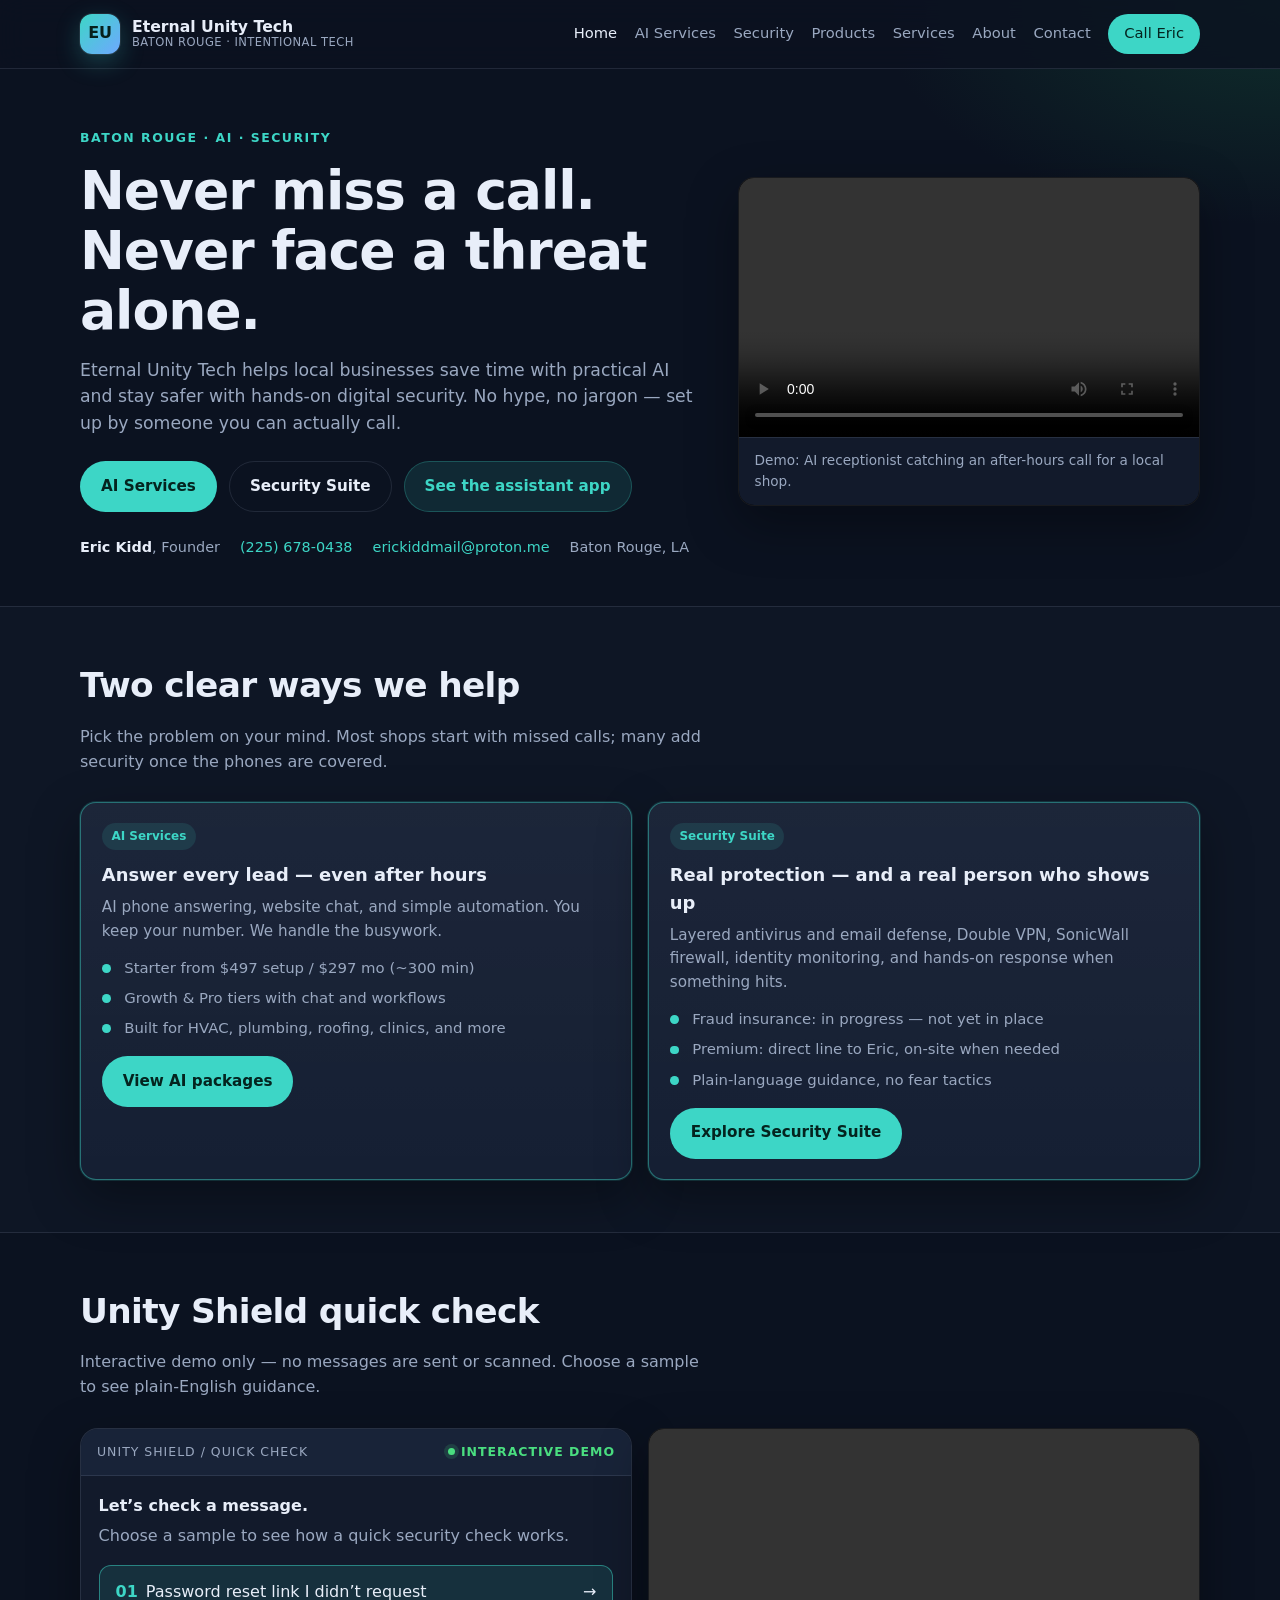
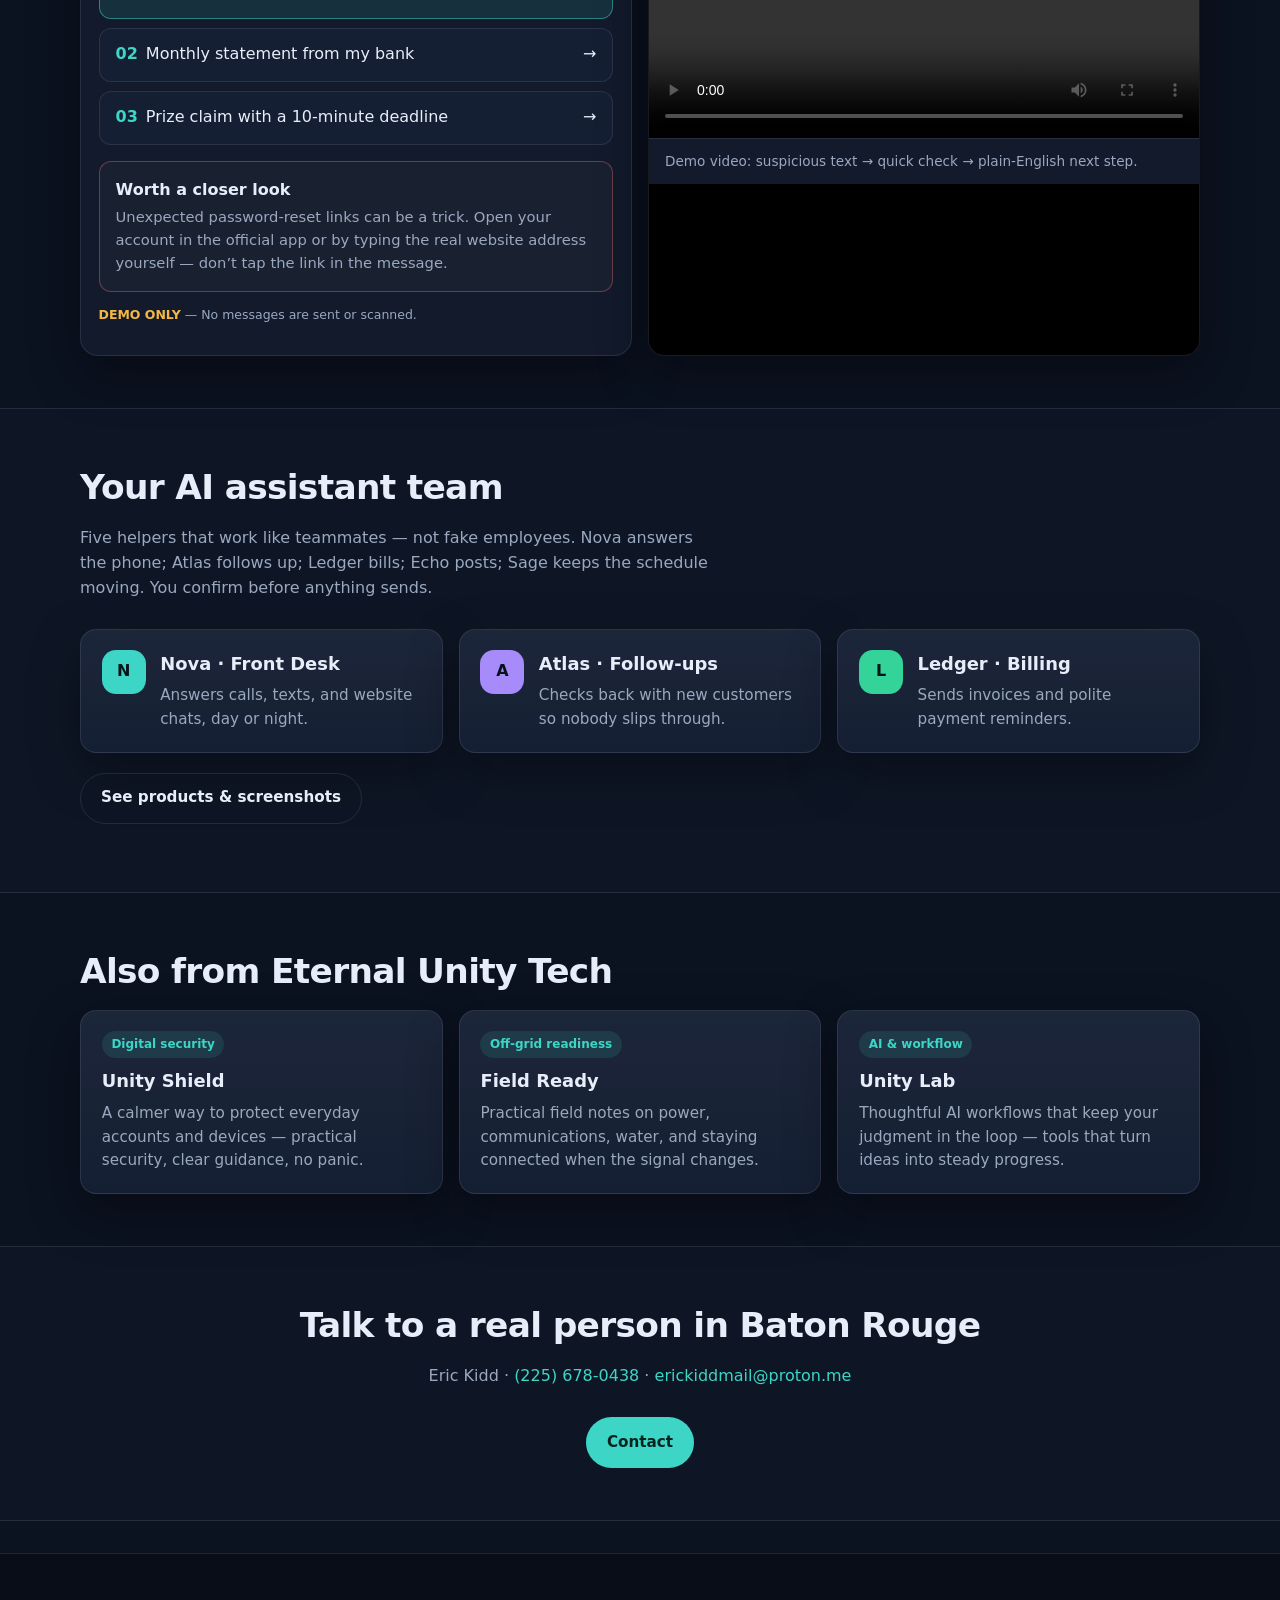
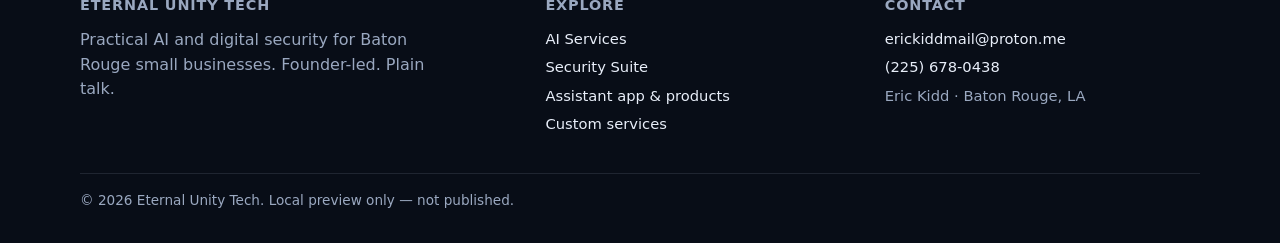
<file: index.html>
<!DOCTYPE html>
<html lang="en">
<head>
<meta charset="utf-8">
<meta name="viewport" content="width=device-width, initial-scale=1">
<title>Eternal Unity Tech — AI & Security for Baton Rouge businesses</title>
<meta name="description" content="Founder-led AI phone answering, digital security, and practical tools for Baton Rouge small businesses. Eric Kidd.">
<link rel="stylesheet" href="css/styles.css">
</head>
<body>
<a class="skip-link" href="#main">Skip to content</a>
<header class="site-header">
  <div class="container header-inner">
    <a class="brand" href="index.html" aria-label="Eternal Unity Tech home">
      <span class="brand-mark" aria-hidden="true">EU</span>
      <span class="brand-text"><strong>Eternal Unity Tech</strong><span>Baton Rouge · intentional tech</span></span>
    </a>
    <nav class="nav-desktop" aria-label="Main">
      <a href="index.html">Home</a>
      <a href="ai-services.html">AI Services</a>
      <a href="security.html">Security</a>
      <a href="products.html">Products</a>
      <a href="services.html">Services</a>
      <a href="about.html">About</a>
      <a href="contact.html">Contact</a>
      <a class="nav-cta" href="tel:+12256780438">Call Eric</a>
    </nav>
    <button class="menu-toggle" type="button" aria-expanded="false" aria-controls="mobile-nav" aria-label="Open menu">Menu</button>
  </div>
  <div class="container mobile-nav" id="mobile-nav">
    <a href="index.html">Home</a>
    <a href="ai-services.html">AI Services</a>
    <a href="security.html">Security</a>
    <a href="products.html">Products</a>
    <a href="services.html">Services</a>
    <a href="about.html">About</a>
    <a href="contact.html">Contact</a>
    <a href="tel:+12256780438">Call (225) 678-0438</a>
  </div>
</header>
<main id="main">

<section class="hero">
  <div class="container hero-grid">
    <div>
      <p class="eyebrow">Baton Rouge · AI · Security</p>
      <h1>Never miss a call. Never face a threat alone.</h1>
      <p class="lead">Eternal Unity Tech helps local businesses save time with practical AI and stay safer with hands-on digital security. No hype, no jargon — set up by someone you can actually call.</p>
      <div class="btn-row">
        <a class="btn btn-primary" href="ai-services.html">AI Services</a>
        <a class="btn btn-secondary" href="security.html">Security Suite</a>
        <a class="btn btn-ghost" href="products.html">See the assistant app</a>
      </div>
      <div class="founder-line">
        <span><strong>Eric Kidd</strong>, Founder</span>
        <span><a href="tel:+12256780438">(225) 678-0438</a></span>
        <span><a href="mailto:erickiddmail@proton.me">erickiddmail@proton.me</a></span>
        <span>Baton Rouge, LA</span>
      </div>
    </div>
    <div class="video-slot">
      <video controls preload="metadata" poster="">
        <source src="videos/ai-receptionist-demo.mp4" type="video/mp4">
      </video>
      <div class="video-caption">Demo: AI receptionist catching an after-hours call for a local shop.</div>
    </div>
  </div>
</section>

<section class="section section-alt">
  <div class="container">
    <h2>Two clear ways we help</h2>
    <p class="section-intro">Pick the problem on your mind. Most shops start with missed calls; many add security once the phones are covered.</p>
    <div class="grid-2">
      <article class="card featured">
        <span class="pill">AI Services</span>
        <h3 style="margin-top:.7rem">Answer every lead — even after hours</h3>
        <p>AI phone answering, website chat, and simple automation. You keep your number. We handle the busywork.</p>
        <ul class="list-check">
          <li>Starter from $497 setup / $297 mo (~300 min)</li>
          <li>Growth &amp; Pro tiers with chat and workflows</li>
          <li>Built for HVAC, plumbing, roofing, clinics, and more</li>
        </ul>
        <p style="margin-top:1rem"><a class="btn btn-primary" href="ai-services.html">View AI packages</a></p>
      </article>
      <article class="card featured">
        <span class="pill">Security Suite</span>
        <h3 style="margin-top:.7rem">Real protection — and a real person who shows up</h3>
        <p>Layered antivirus and email defense, Double VPN, SonicWall firewall, identity monitoring, and hands-on response when something hits.</p>
        <ul class="list-check">
          <li>Fraud insurance: in progress — not yet in place</li>
          <li>Premium: direct line to Eric, on-site when needed</li>
          <li>Plain-language guidance, no fear tactics</li>
        </ul>
        <p style="margin-top:1rem"><a class="btn btn-primary" href="security.html">Explore Security Suite</a></p>
      </article>
    </div>
  </div>
</section>

<section class="section">
  <div class="container">
    <h2>Unity Shield quick check</h2>
    <p class="section-intro">Interactive demo only — no messages are sent or scanned. Choose a sample to see plain-English guidance.</p>
    <div class="grid-2">
      <div class="demo-panel">
        <div class="demo-head"><span>Unity Shield / Quick Check</span><span class="demo-live"><i></i> Interactive demo</span></div>
        <div class="demo-body">
          <strong>Let’s check a message.</strong>
          <p style="color:var(--muted);margin:.35rem 0 0">Choose a sample to see how a quick security check works.</p>
          <div class="demo-options" role="group" aria-label="Sample messages">
            <button type="button" class="demo-option selected" data-sample="suspicious1"><span><span class="num">01</span>Password reset link I didn’t request</span>→</button>
            <button type="button" class="demo-option" data-sample="safe"><span><span class="num">02</span>Monthly statement from my bank</span>→</button>
            <button type="button" class="demo-option" data-sample="suspicious2"><span><span class="num">03</span>Prize claim with a 10-minute deadline</span>→</button>
          </div>
          <div class="demo-result risk-suspicious" id="demo-result" aria-live="polite">
            <div>
              <strong id="result-title">Worth a closer look</strong>
              <p id="result-copy">Unexpected password-reset links can be a trick. Open your account in the official app or by typing the real website address yourself — don’t tap the link in the message.</p>
            </div>
          </div>
          <p class="demo-footnote"><b>DEMO ONLY</b> — No messages are sent or scanned.</p>
        </div>
      </div>
      <div class="video-slot">
        <video controls preload="metadata">
          <source src="videos/security-check-demo.mp4" type="video/mp4">
        </video>
        <div class="video-caption">Demo video: suspicious text → quick check → plain-English next step.</div>
      </div>
    </div>
  </div>
</section>

<section class="section section-alt">
  <div class="container">
    <h2>Your AI assistant team</h2>
    <p class="section-intro">Five helpers that work like teammates — not fake employees. Nova answers the phone; Atlas follows up; Ledger bills; Echo posts; Sage keeps the schedule moving. You confirm before anything sends.</p>
    <div class="grid-3" style="margin-bottom:1.25rem">
      <div class="card assistant"><div class="assistant-avatar av-nova">N</div><div><h3>Nova · Front Desk</h3><p>Answers calls, texts, and website chats, day or night.</p></div></div>
      <div class="card assistant"><div class="assistant-avatar av-atlas">A</div><div><h3>Atlas · Follow-ups</h3><p>Checks back with new customers so nobody slips through.</p></div></div>
      <div class="card assistant"><div class="assistant-avatar av-ledger">L</div><div><h3>Ledger · Billing</h3><p>Sends invoices and polite payment reminders.</p></div></div>
    </div>
    <p><a class="btn btn-secondary" href="products.html">See products &amp; screenshots</a></p>
  </div>
</section>

<section class="section">
  <div class="container">
    <h2>Also from Eternal Unity Tech</h2>
    <div class="grid-3">
      <article class="card"><span class="pill">Digital security</span><h3 style="margin-top:.6rem">Unity Shield</h3><p>A calmer way to protect everyday accounts and devices — practical security, clear guidance, no panic.</p></article>
      <article class="card"><span class="pill">Off-grid readiness</span><h3 style="margin-top:.6rem">Field Ready</h3><p>Practical field notes on power, communications, water, and staying connected when the signal changes.</p></article>
      <article class="card"><span class="pill">AI &amp; workflow</span><h3 style="margin-top:.6rem">Unity Lab</h3><p>Thoughtful AI workflows that keep your judgment in the loop — tools that turn ideas into steady progress.</p></article>
    </div>
  </div>
</section>

<section class="section section-alt">
  <div class="container" style="text-align:center">
    <h2>Talk to a real person in Baton Rouge</h2>
    <p class="section-intro" style="margin-inline:auto">Eric Kidd · <a href="tel:+12256780438">(225) 678-0438</a> · <a href="mailto:erickiddmail@proton.me">erickiddmail@proton.me</a></p>
    <a class="btn btn-primary" href="contact.html">Contact</a>
  </div>
</section>

</main>
<footer class="site-footer">
  <div class="container footer-grid">
    <div>
      <h4>Eternal Unity Tech</h4>
      <p style="color:var(--muted);margin:0;max-width:36ch">Practical AI and digital security for Baton Rouge small businesses. Founder-led. Plain talk.</p>
    </div>
    <div>
      <h4>Explore</h4>
      <a href="ai-services.html">AI Services</a>
      <a href="security.html">Security Suite</a>
      <a href="products.html">Assistant app &amp; products</a>
      <a href="services.html">Custom services</a>
    </div>
    <div>
      <h4>Contact</h4>
      <a href="mailto:erickiddmail@proton.me">erickiddmail@proton.me</a>
      <a href="tel:+12256780438">(225) 678-0438</a>
      <span style="display:block;margin-top:.35rem;color:var(--muted);font-size:.92rem">Eric Kidd · Baton Rouge, LA</span>
    </div>
  </div>
  <div class="container footer-copy">© 2026 Eternal Unity Tech. Local preview only — not published.</div>
</footer>
<script src="js/main.js"></script>
</body>
</html>
</file>
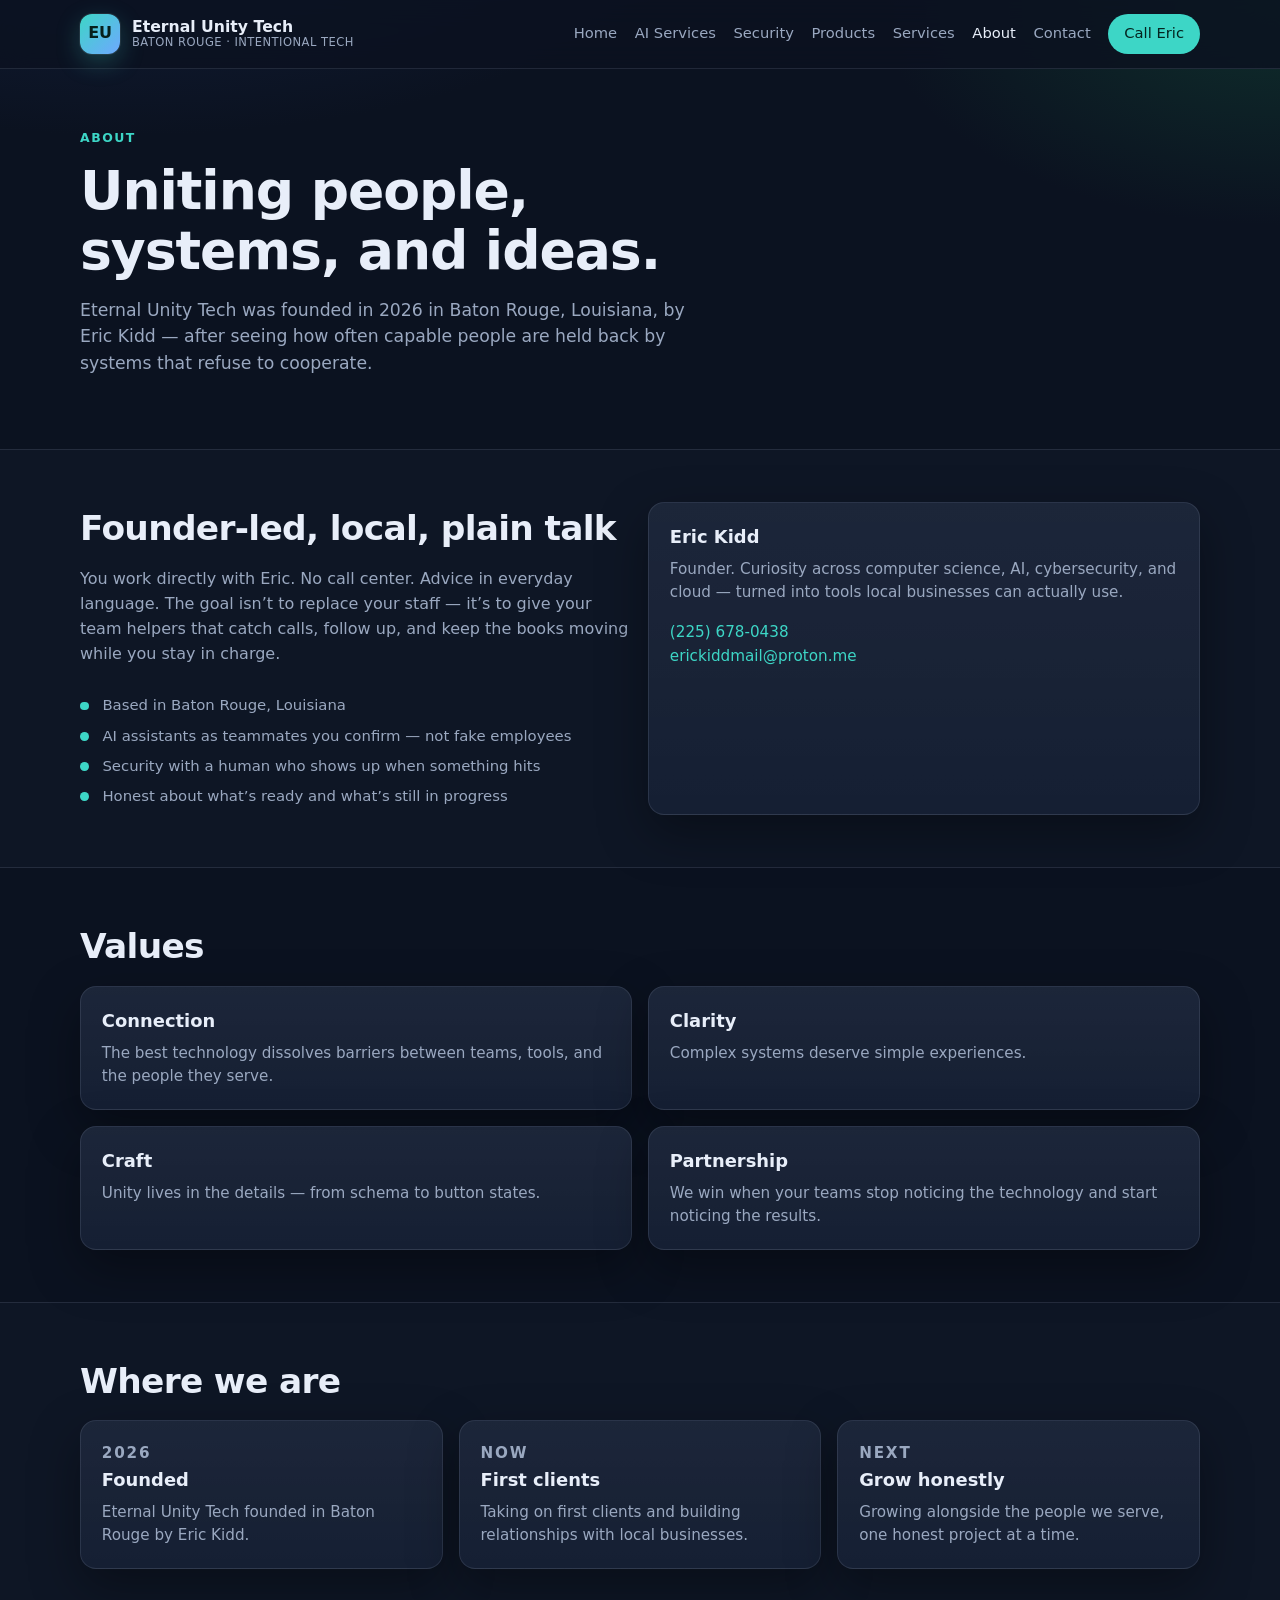
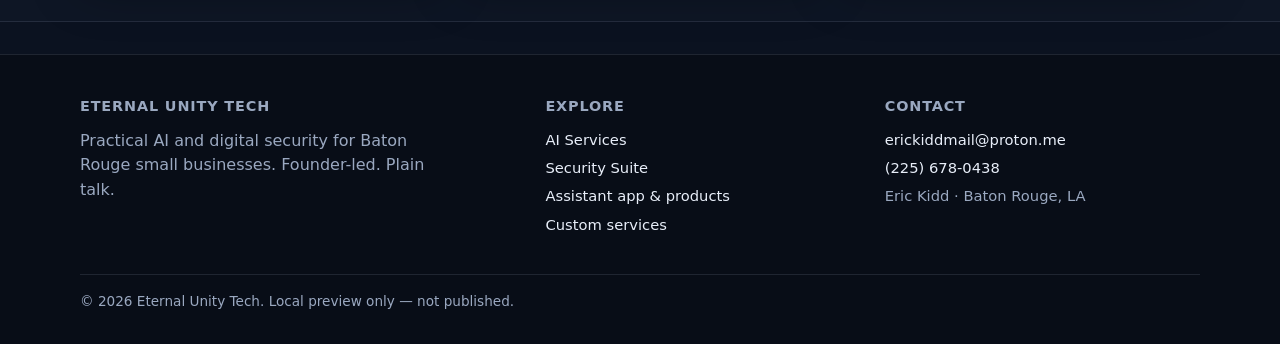
<file: about.html>
<!DOCTYPE html>
<html lang="en">
<head>
<meta charset="utf-8">
<meta name="viewport" content="width=device-width, initial-scale=1">
<title>About — Eternal Unity Tech</title>
<meta name="description" content="Founder Eric Kidd, Baton Rouge. Plain talk. AI assistants as team helpers — not fake employees.">
<link rel="stylesheet" href="css/styles.css">
</head>
<body>
<a class="skip-link" href="#main">Skip to content</a>
<header class="site-header">
  <div class="container header-inner">
    <a class="brand" href="index.html" aria-label="Eternal Unity Tech home">
      <span class="brand-mark" aria-hidden="true">EU</span>
      <span class="brand-text"><strong>Eternal Unity Tech</strong><span>Baton Rouge · intentional tech</span></span>
    </a>
    <nav class="nav-desktop" aria-label="Main">
      <a href="index.html">Home</a>
      <a href="ai-services.html">AI Services</a>
      <a href="security.html">Security</a>
      <a href="products.html">Products</a>
      <a href="services.html">Services</a>
      <a href="about.html">About</a>
      <a href="contact.html">Contact</a>
      <a class="nav-cta" href="tel:+12256780438">Call Eric</a>
    </nav>
    <button class="menu-toggle" type="button" aria-expanded="false" aria-controls="mobile-nav" aria-label="Open menu">Menu</button>
  </div>
  <div class="container mobile-nav" id="mobile-nav">
    <a href="index.html">Home</a>
    <a href="ai-services.html">AI Services</a>
    <a href="security.html">Security</a>
    <a href="products.html">Products</a>
    <a href="services.html">Services</a>
    <a href="about.html">About</a>
    <a href="contact.html">Contact</a>
    <a href="tel:+12256780438">Call (225) 678-0438</a>
  </div>
</header>
<main id="main">

<section class="hero">
  <div class="container">
    <p class="eyebrow">About</p>
    <h1>Uniting people, systems, and ideas.</h1>
    <p class="lead">Eternal Unity Tech was founded in 2026 in Baton Rouge, Louisiana, by Eric Kidd — after seeing how often capable people are held back by systems that refuse to cooperate.</p>
  </div>
</section>

<section class="section section-alt">
  <div class="container grid-2">
    <div>
      <h2>Founder-led, local, plain talk</h2>
      <p class="section-intro">You work directly with Eric. No call center. Advice in everyday language. The goal isn’t to replace your staff — it’s to give your team helpers that catch calls, follow up, and keep the books moving while you stay in charge.</p>
      <ul class="list-check">
        <li>Based in Baton Rouge, Louisiana</li>
        <li>AI assistants as teammates you confirm — not fake employees</li>
        <li>Security with a human who shows up when something hits</li>
        <li>Honest about what’s ready and what’s still in progress</li>
      </ul>
    </div>
    <article class="card">
      <h3>Eric Kidd</h3>
      <p>Founder. Curiosity across computer science, AI, cybersecurity, and cloud — turned into tools local businesses can actually use.</p>
      <p style="margin-top:1rem"><a href="tel:+12256780438">(225) 678-0438</a><br>
      <a href="mailto:erickiddmail@proton.me">erickiddmail@proton.me</a></p>
    </article>
  </div>
</section>

<section class="section">
  <div class="container">
    <h2>Values</h2>
    <div class="grid-2">
      <article class="card"><h3>Connection</h3><p>The best technology dissolves barriers between teams, tools, and the people they serve.</p></article>
      <article class="card"><h3>Clarity</h3><p>Complex systems deserve simple experiences.</p></article>
      <article class="card"><h3>Craft</h3><p>Unity lives in the details — from schema to button states.</p></article>
      <article class="card"><h3>Partnership</h3><p>We win when your teams stop noticing the technology and start noticing the results.</p></article>
    </div>
  </div>
</section>

<section class="section section-alt">
  <div class="container">
    <h2>Where we are</h2>
    <div class="grid-3">
      <article class="card"><p class="eyebrow">2026</p><h3>Founded</h3><p>Eternal Unity Tech founded in Baton Rouge by Eric Kidd.</p></article>
      <article class="card"><p class="eyebrow">Now</p><h3>First clients</h3><p>Taking on first clients and building relationships with local businesses.</p></article>
      <article class="card"><p class="eyebrow">Next</p><h3>Grow honestly</h3><p>Growing alongside the people we serve, one honest project at a time.</p></article>
    </div>
  </div>
</section>

</main>
<footer class="site-footer">
  <div class="container footer-grid">
    <div>
      <h4>Eternal Unity Tech</h4>
      <p style="color:var(--muted);margin:0;max-width:36ch">Practical AI and digital security for Baton Rouge small businesses. Founder-led. Plain talk.</p>
    </div>
    <div>
      <h4>Explore</h4>
      <a href="ai-services.html">AI Services</a>
      <a href="security.html">Security Suite</a>
      <a href="products.html">Assistant app &amp; products</a>
      <a href="services.html">Custom services</a>
    </div>
    <div>
      <h4>Contact</h4>
      <a href="mailto:erickiddmail@proton.me">erickiddmail@proton.me</a>
      <a href="tel:+12256780438">(225) 678-0438</a>
      <span style="display:block;margin-top:.35rem;color:var(--muted);font-size:.92rem">Eric Kidd · Baton Rouge, LA</span>
    </div>
  </div>
  <div class="container footer-copy">© 2026 Eternal Unity Tech. Local preview only — not published.</div>
</footer>
<script src="js/main.js"></script>
</body>
</html>
</file>
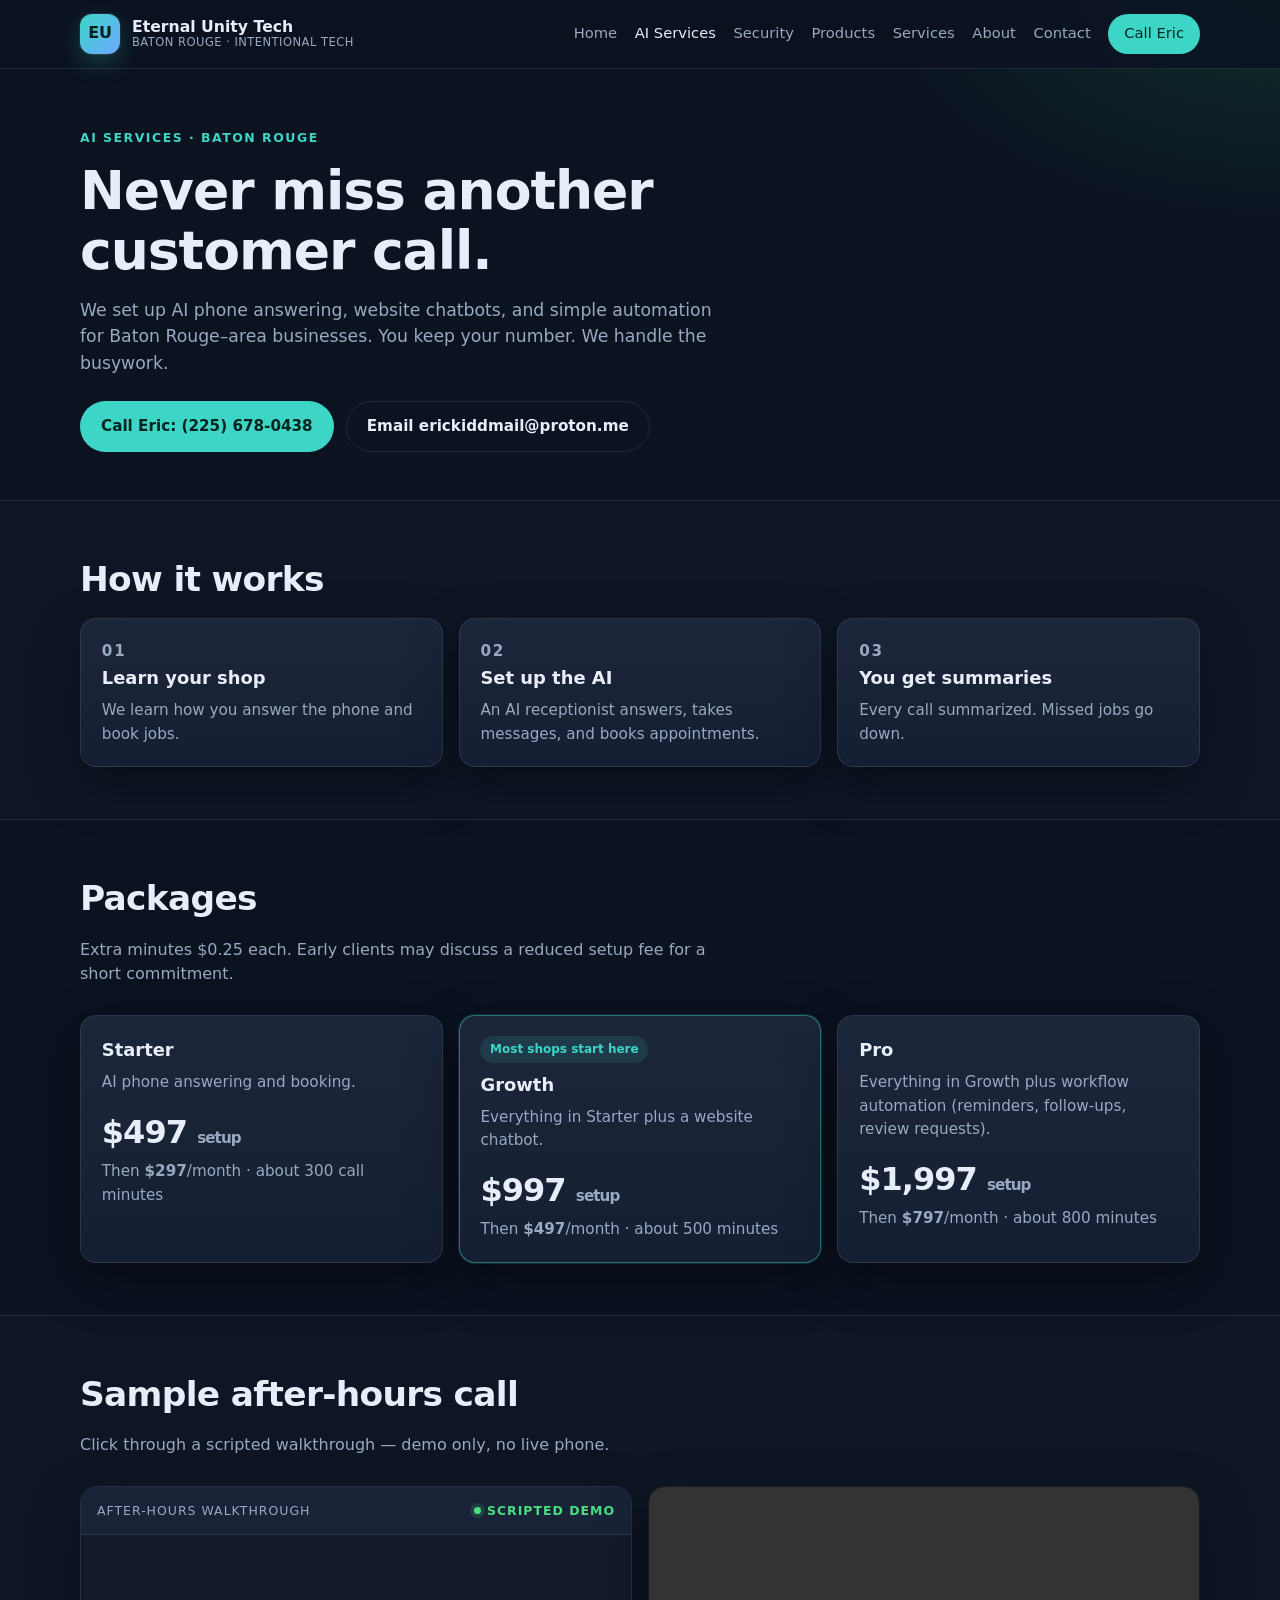
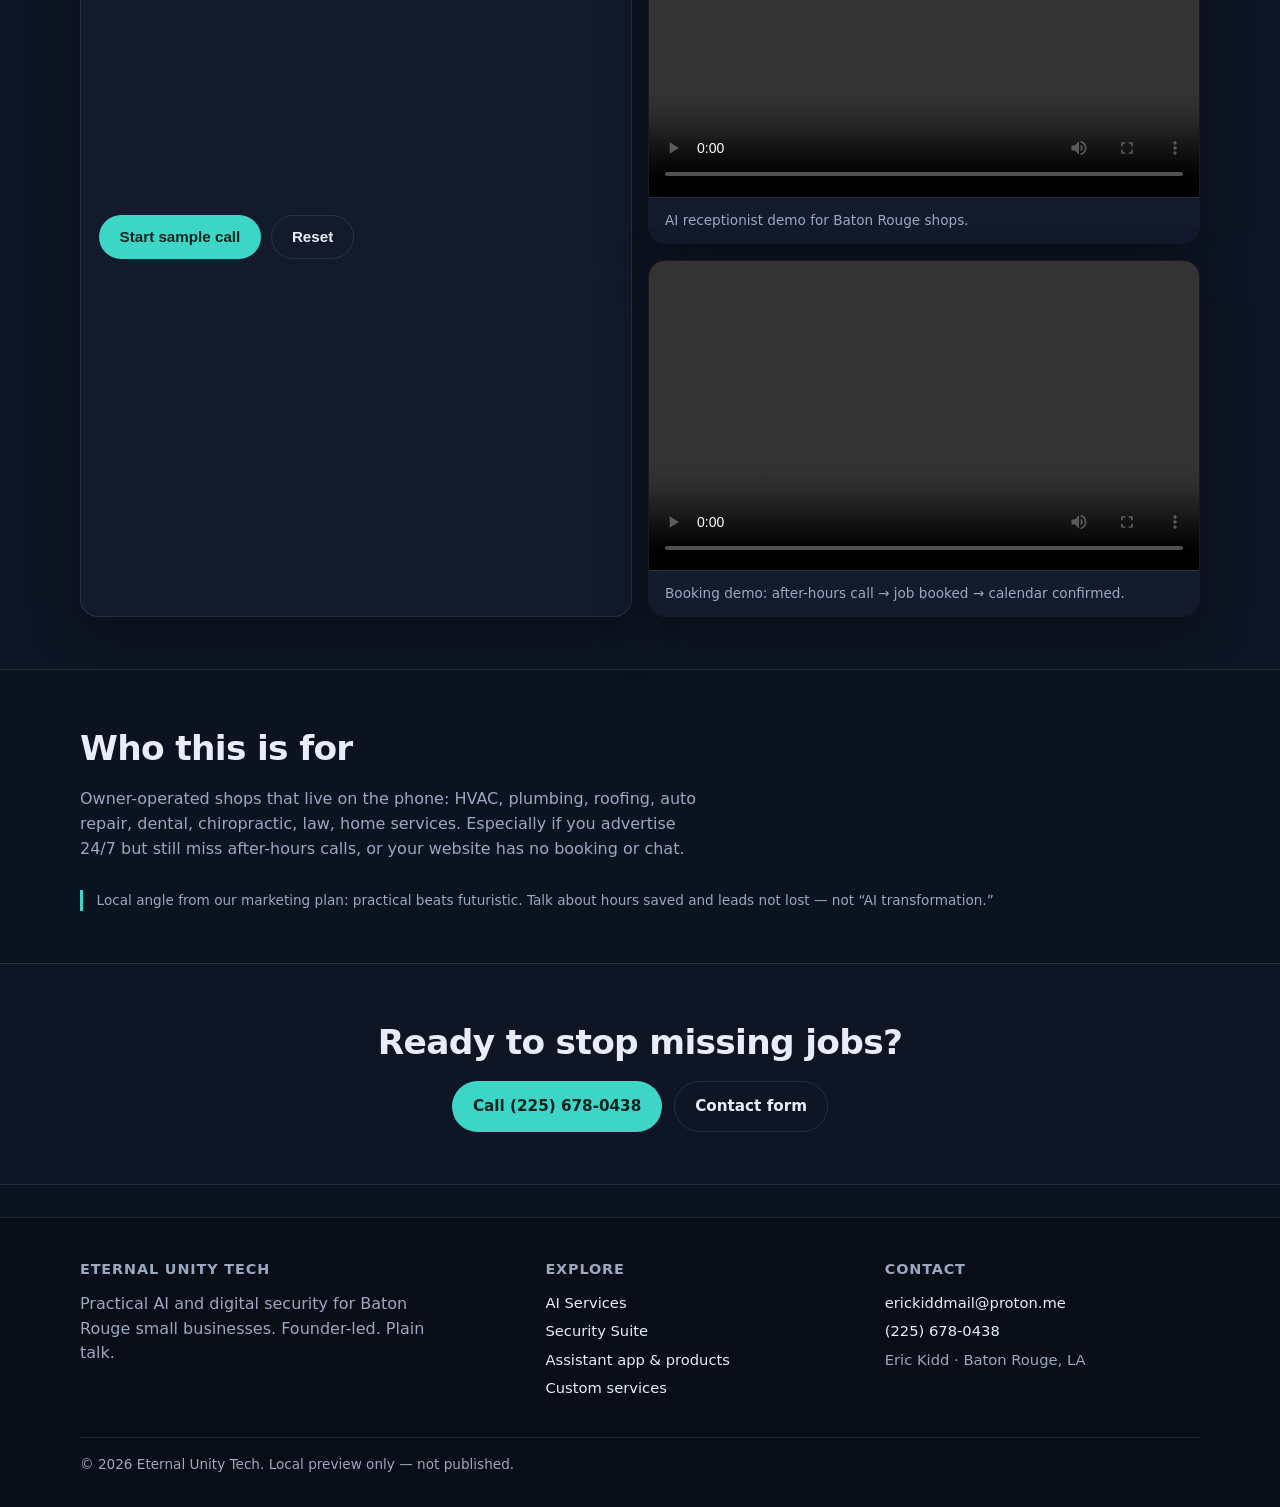
<file: ai-services.html>
<!DOCTYPE html>
<html lang="en">
<head>
<meta charset="utf-8">
<meta name="viewport" content="width=device-width, initial-scale=1">
<title>AI Services — Eternal Unity Tech</title>
<meta name="description" content="AI phone answering and booking for Baton Rouge businesses. Starter $497/$297, Growth $997/$497, Pro $1997/$797.">
<link rel="stylesheet" href="css/styles.css">
</head>
<body>
<a class="skip-link" href="#main">Skip to content</a>
<header class="site-header">
  <div class="container header-inner">
    <a class="brand" href="index.html" aria-label="Eternal Unity Tech home">
      <span class="brand-mark" aria-hidden="true">EU</span>
      <span class="brand-text"><strong>Eternal Unity Tech</strong><span>Baton Rouge · intentional tech</span></span>
    </a>
    <nav class="nav-desktop" aria-label="Main">
      <a href="index.html">Home</a>
      <a href="ai-services.html">AI Services</a>
      <a href="security.html">Security</a>
      <a href="products.html">Products</a>
      <a href="services.html">Services</a>
      <a href="about.html">About</a>
      <a href="contact.html">Contact</a>
      <a class="nav-cta" href="tel:+12256780438">Call Eric</a>
    </nav>
    <button class="menu-toggle" type="button" aria-expanded="false" aria-controls="mobile-nav" aria-label="Open menu">Menu</button>
  </div>
  <div class="container mobile-nav" id="mobile-nav">
    <a href="index.html">Home</a>
    <a href="ai-services.html">AI Services</a>
    <a href="security.html">Security</a>
    <a href="products.html">Products</a>
    <a href="services.html">Services</a>
    <a href="about.html">About</a>
    <a href="contact.html">Contact</a>
    <a href="tel:+12256780438">Call (225) 678-0438</a>
  </div>
</header>
<main id="main">

<section class="hero">
  <div class="container">
    <p class="eyebrow">AI Services · Baton Rouge</p>
    <h1>Never miss another customer call.</h1>
    <p class="lead">We set up AI phone answering, website chatbots, and simple automation for Baton Rouge–area businesses. You keep your number. We handle the busywork.</p>
    <div class="btn-row">
      <a class="btn btn-primary" href="tel:+12256780438">Call Eric: (225) 678-0438</a>
      <a class="btn btn-secondary" href="mailto:erickiddmail@proton.me">Email erickiddmail@proton.me</a>
    </div>
  </div>
</section>

<section class="section section-alt">
  <div class="container">
    <h2>How it works</h2>
    <div class="grid-3">
      <article class="card"><p class="eyebrow">01</p><h3>Learn your shop</h3><p>We learn how you answer the phone and book jobs.</p></article>
      <article class="card"><p class="eyebrow">02</p><h3>Set up the AI</h3><p>An AI receptionist answers, takes messages, and books appointments.</p></article>
      <article class="card"><p class="eyebrow">03</p><h3>You get summaries</h3><p>Every call summarized. Missed jobs go down.</p></article>
    </div>
  </div>
</section>

<section class="section">
  <div class="container">
    <h2>Packages</h2>
    <p class="section-intro">Extra minutes $0.25 each. Early clients may discuss a reduced setup fee for a short commitment.</p>
    <div class="grid-3">
      <article class="card">
        <h3>Starter</h3>
        <p>AI phone answering and booking.</p>
        <div class="price">$497 <small>setup</small></div>
        <p>Then <strong>$297</strong>/month · about 300 call minutes</p>
      </article>
      <article class="card featured">
        <span class="pill">Most shops start here</span>
        <h3 style="margin-top:.5rem">Growth</h3>
        <p>Everything in Starter plus a website chatbot.</p>
        <div class="price">$997 <small>setup</small></div>
        <p>Then <strong>$497</strong>/month · about 500 minutes</p>
      </article>
      <article class="card">
        <h3>Pro</h3>
        <p>Everything in Growth plus workflow automation (reminders, follow-ups, review requests).</p>
        <div class="price">$1,997 <small>setup</small></div>
        <p>Then <strong>$797</strong>/month · about 800 minutes</p>
      </article>
    </div>
  </div>
</section>

<section class="section section-alt">
  <div class="container">
    <h2>Sample after-hours call</h2>
    <p class="section-intro">Click through a scripted walkthrough — demo only, no live phone.</p>
    <div class="grid-2">
      <div class="call-demo">
        <div class="demo-head"><span>After-hours walkthrough</span><span class="demo-live"><i></i> Scripted demo</span></div>
        <div class="call-bubbles" id="call-bubbles" aria-live="polite"></div>
        <div class="call-controls">
          <button type="button" class="btn btn-primary" id="call-next">Start sample call</button>
          <button type="button" class="btn btn-secondary" id="call-reset">Reset</button>
        </div>
      </div>
      <div>
        <div class="video-slot" style="margin-bottom:1rem">
          <video controls preload="metadata">
            <source src="videos/ai-receptionist-demo.mp4" type="video/mp4">
          </video>
          <div class="video-caption">AI receptionist demo for Baton Rouge shops.</div>
        </div>
        <div class="video-slot">
          <video controls preload="metadata">
            <source src="videos/booking-demo.mp4" type="video/mp4">
          </video>
          <div class="video-caption">Booking demo: after-hours call → job booked → calendar confirmed.</div>
        </div>
      </div>
    </div>
  </div>
</section>

<section class="section">
  <div class="container">
    <h2>Who this is for</h2>
    <p class="section-intro">Owner-operated shops that live on the phone: HVAC, plumbing, roofing, auto repair, dental, chiropractic, law, home services. Especially if you advertise 24/7 but still miss after-hours calls, or your website has no booking or chat.</p>
    <p class="stat-note">Local angle from our marketing plan: practical beats futuristic. Talk about hours saved and leads not lost — not “AI transformation.”</p>
  </div>
</section>

<section class="section section-alt">
  <div class="container" style="text-align:center">
    <h2>Ready to stop missing jobs?</h2>
    <div class="btn-row" style="justify-content:center">
      <a class="btn btn-primary" href="tel:+12256780438">Call (225) 678-0438</a>
      <a class="btn btn-secondary" href="contact.html">Contact form</a>
    </div>
  </div>
</section>

</main>
<footer class="site-footer">
  <div class="container footer-grid">
    <div>
      <h4>Eternal Unity Tech</h4>
      <p style="color:var(--muted);margin:0;max-width:36ch">Practical AI and digital security for Baton Rouge small businesses. Founder-led. Plain talk.</p>
    </div>
    <div>
      <h4>Explore</h4>
      <a href="ai-services.html">AI Services</a>
      <a href="security.html">Security Suite</a>
      <a href="products.html">Assistant app &amp; products</a>
      <a href="services.html">Custom services</a>
    </div>
    <div>
      <h4>Contact</h4>
      <a href="mailto:erickiddmail@proton.me">erickiddmail@proton.me</a>
      <a href="tel:+12256780438">(225) 678-0438</a>
      <span style="display:block;margin-top:.35rem;color:var(--muted);font-size:.92rem">Eric Kidd · Baton Rouge, LA</span>
    </div>
  </div>
  <div class="container footer-copy">© 2026 Eternal Unity Tech. Local preview only — not published.</div>
</footer>
<script src="js/main.js"></script>
</body>
</html>
</file>
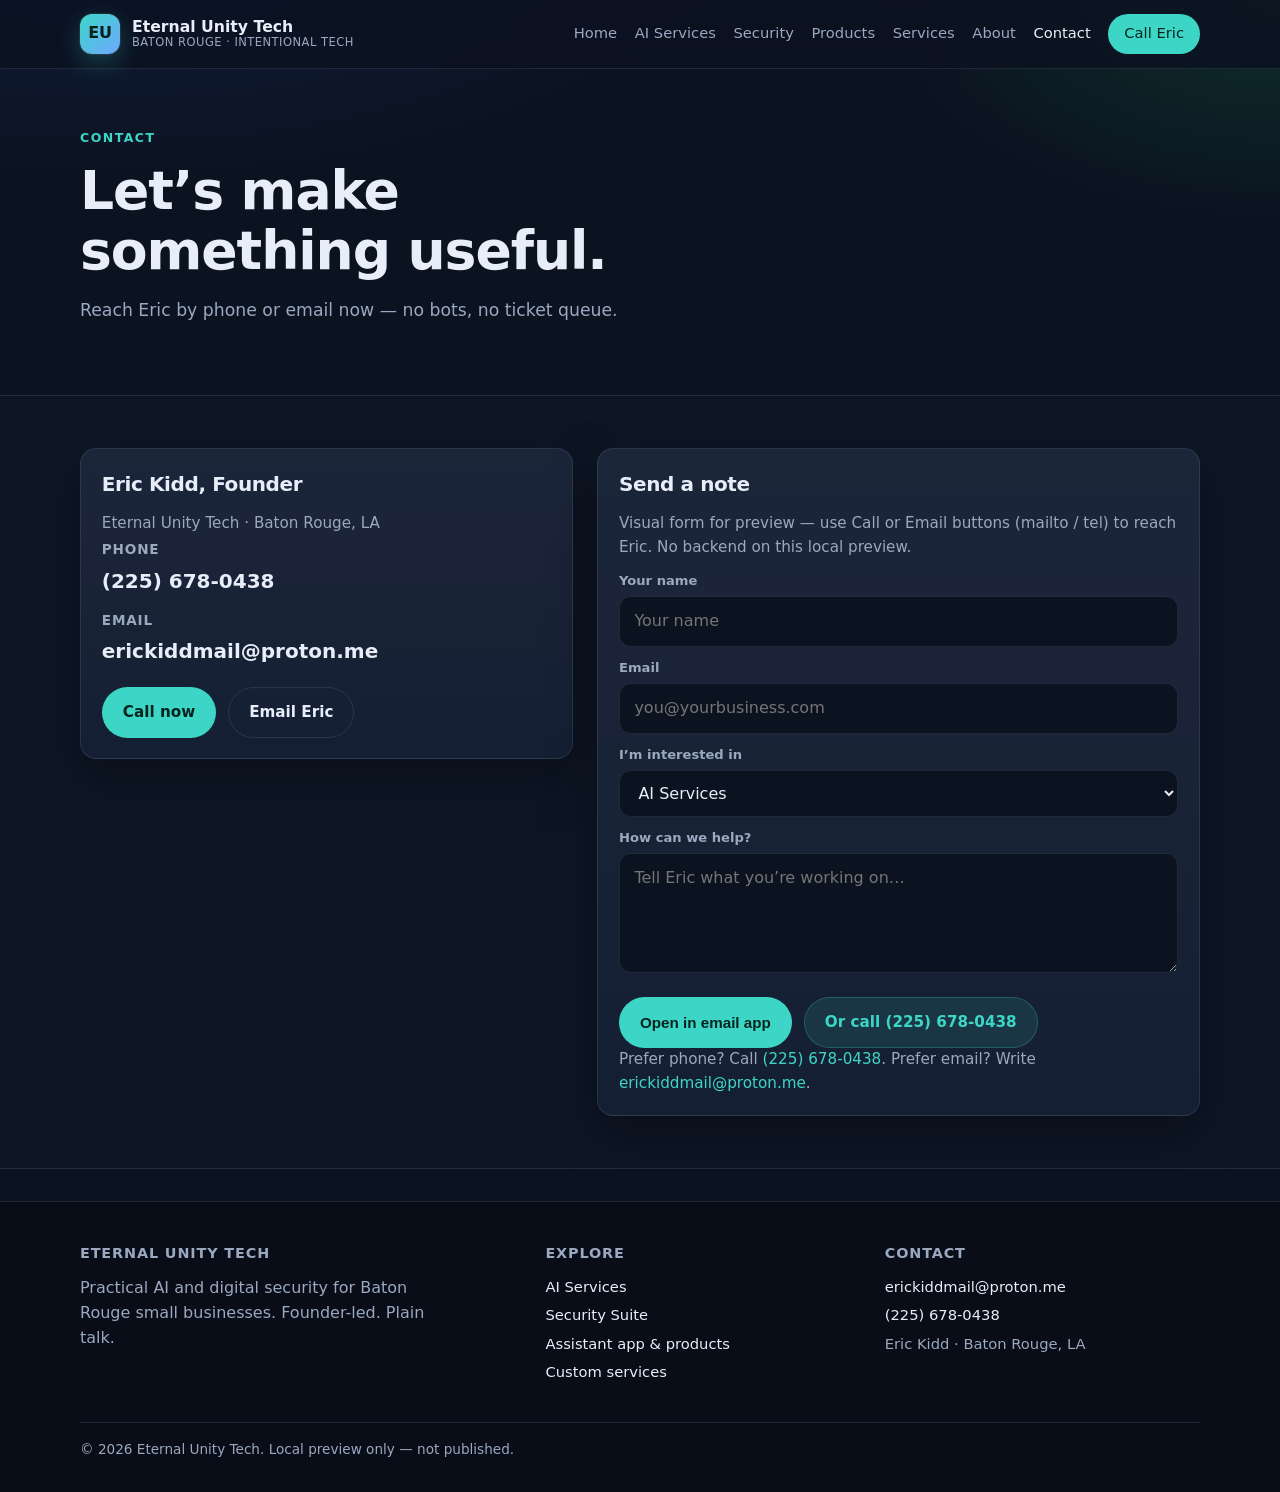
<file: contact.html>
<!DOCTYPE html>
<html lang="en">
<head>
<meta charset="utf-8">
<meta name="viewport" content="width=device-width, initial-scale=1">
<title>Contact — Eternal Unity Tech</title>
<meta name="description" content="Contact Eric Kidd: erickiddmail@proton.me, (225) 678-0438, Baton Rouge, LA.">
<link rel="stylesheet" href="css/styles.css">
</head>
<body>
<a class="skip-link" href="#main">Skip to content</a>
<header class="site-header">
  <div class="container header-inner">
    <a class="brand" href="index.html" aria-label="Eternal Unity Tech home">
      <span class="brand-mark" aria-hidden="true">EU</span>
      <span class="brand-text"><strong>Eternal Unity Tech</strong><span>Baton Rouge · intentional tech</span></span>
    </a>
    <nav class="nav-desktop" aria-label="Main">
      <a href="index.html">Home</a>
      <a href="ai-services.html">AI Services</a>
      <a href="security.html">Security</a>
      <a href="products.html">Products</a>
      <a href="services.html">Services</a>
      <a href="about.html">About</a>
      <a href="contact.html">Contact</a>
      <a class="nav-cta" href="tel:+12256780438">Call Eric</a>
    </nav>
    <button class="menu-toggle" type="button" aria-expanded="false" aria-controls="mobile-nav" aria-label="Open menu">Menu</button>
  </div>
  <div class="container mobile-nav" id="mobile-nav">
    <a href="index.html">Home</a>
    <a href="ai-services.html">AI Services</a>
    <a href="security.html">Security</a>
    <a href="products.html">Products</a>
    <a href="services.html">Services</a>
    <a href="about.html">About</a>
    <a href="contact.html">Contact</a>
    <a href="tel:+12256780438">Call (225) 678-0438</a>
  </div>
</header>
<main id="main">

<section class="hero">
  <div class="container">
    <p class="eyebrow">Contact</p>
    <h1>Let’s make something useful.</h1>
    <p class="lead">Reach Eric by phone or email now — no bots, no ticket queue.</p>
  </div>
</section>

<section class="section section-alt">
  <div class="container contact-grid">
    <aside class="card contact-card">
      <h2 style="font-size:1.25rem;margin-top:0">Eric Kidd, Founder</h2>
      <p style="color:var(--muted)">Eternal Unity Tech · Baton Rouge, LA</p>
      <p style="margin:.2rem 0 0;color:var(--muted);font-size:.85rem;text-transform:uppercase;letter-spacing:.06em;font-weight:700">Phone</p>
      <a class="big-link" href="tel:+12256780438">(225) 678-0438</a>
      <p style="margin:.8rem 0 0;color:var(--muted);font-size:.85rem;text-transform:uppercase;letter-spacing:.06em;font-weight:700">Email</p>
      <a class="big-link" href="mailto:erickiddmail@proton.me">erickiddmail@proton.me</a>
      <div class="btn-row" style="margin-top:1.25rem">
        <a class="btn btn-primary" href="tel:+12256780438">Call now</a>
        <a class="btn btn-secondary" href="mailto:erickiddmail@proton.me?subject=Eternal%20Unity%20Tech%20inquiry">Email Eric</a>
      </div>
    </aside>
    <div class="card form-visual">
      <h2 style="font-size:1.25rem;margin-top:0">Send a note</h2>
      <p style="color:var(--muted);margin:0 0 .5rem">Visual form for preview — use Call or Email buttons (mailto / tel) to reach Eric. No backend on this local preview.</p>
      <form action="mailto:erickiddmail@proton.me" method="get" enctype="text/plain">
        <label for="name">Your name</label>
        <input id="name" name="name" type="text" placeholder="Your name" autocomplete="name">
        <label for="email">Email</label>
        <input id="email" name="email" type="email" placeholder="you@yourbusiness.com" autocomplete="email">
        <label for="topic">I’m interested in</label>
        <select id="topic" name="topic">
          <option>AI Services</option>
          <option>Security Suite</option>
          <option>Premium Protection</option>
          <option>Assistant app / products</option>
          <option>Custom software or integration</option>
          <option>Something else</option>
        </select>
        <label for="message">How can we help?</label>
        <textarea id="message" name="body" placeholder="Tell Eric what you’re working on…"></textarea>
        <input type="hidden" name="subject" value="Eternal Unity Tech inquiry">
        <div class="btn-row" style="margin-top:1rem">
          <button class="btn btn-primary" type="submit">Open in email app</button>
          <a class="btn btn-ghost" href="tel:+12256780438">Or call (225) 678-0438</a>
        </div>
      </form>
      <p class="form-note">Prefer phone? Call <a href="tel:+12256780438">(225) 678-0438</a>. Prefer email? Write <a href="mailto:erickiddmail@proton.me">erickiddmail@proton.me</a>.</p>
    </div>
  </div>
</section>

</main>
<footer class="site-footer">
  <div class="container footer-grid">
    <div>
      <h4>Eternal Unity Tech</h4>
      <p style="color:var(--muted);margin:0;max-width:36ch">Practical AI and digital security for Baton Rouge small businesses. Founder-led. Plain talk.</p>
    </div>
    <div>
      <h4>Explore</h4>
      <a href="ai-services.html">AI Services</a>
      <a href="security.html">Security Suite</a>
      <a href="products.html">Assistant app &amp; products</a>
      <a href="services.html">Custom services</a>
    </div>
    <div>
      <h4>Contact</h4>
      <a href="mailto:erickiddmail@proton.me">erickiddmail@proton.me</a>
      <a href="tel:+12256780438">(225) 678-0438</a>
      <span style="display:block;margin-top:.35rem;color:var(--muted);font-size:.92rem">Eric Kidd · Baton Rouge, LA</span>
    </div>
  </div>
  <div class="container footer-copy">© 2026 Eternal Unity Tech. Local preview only — not published.</div>
</footer>
<script src="js/main.js"></script>
</body>
</html>
</file>
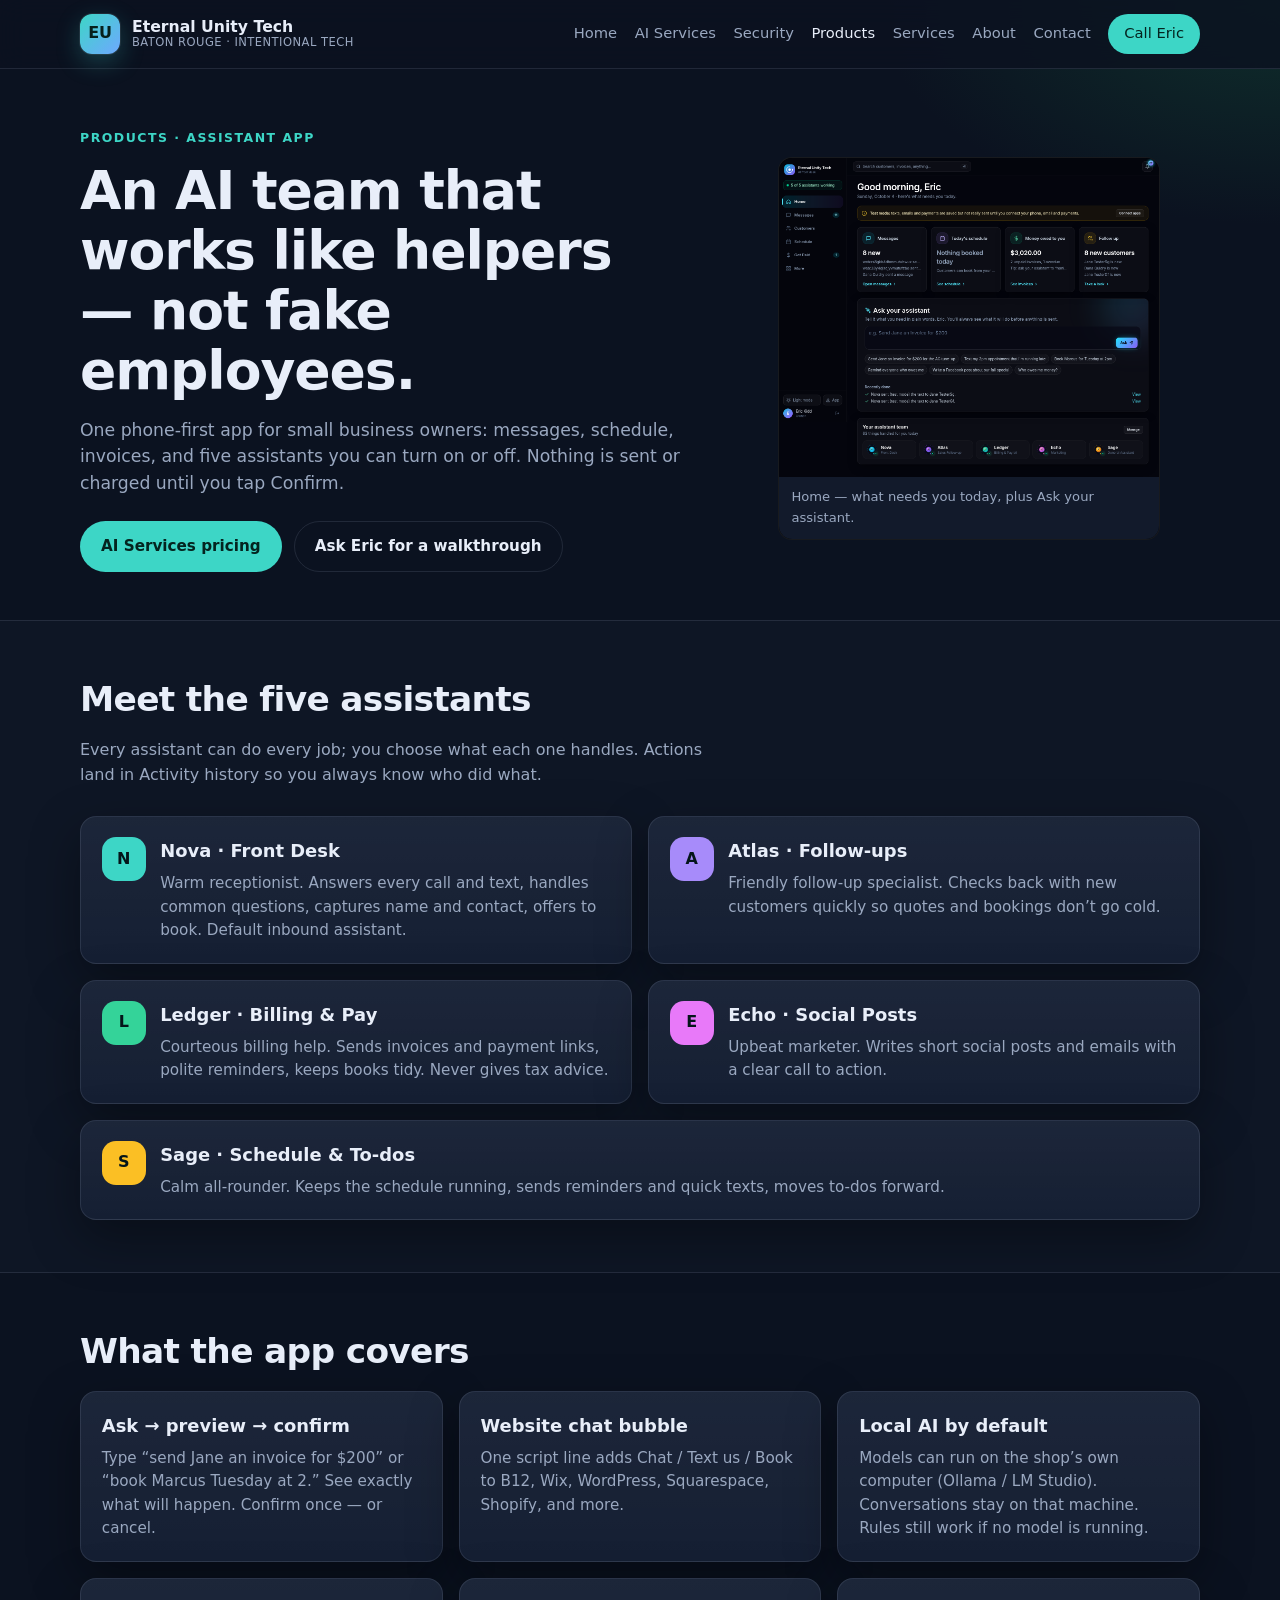
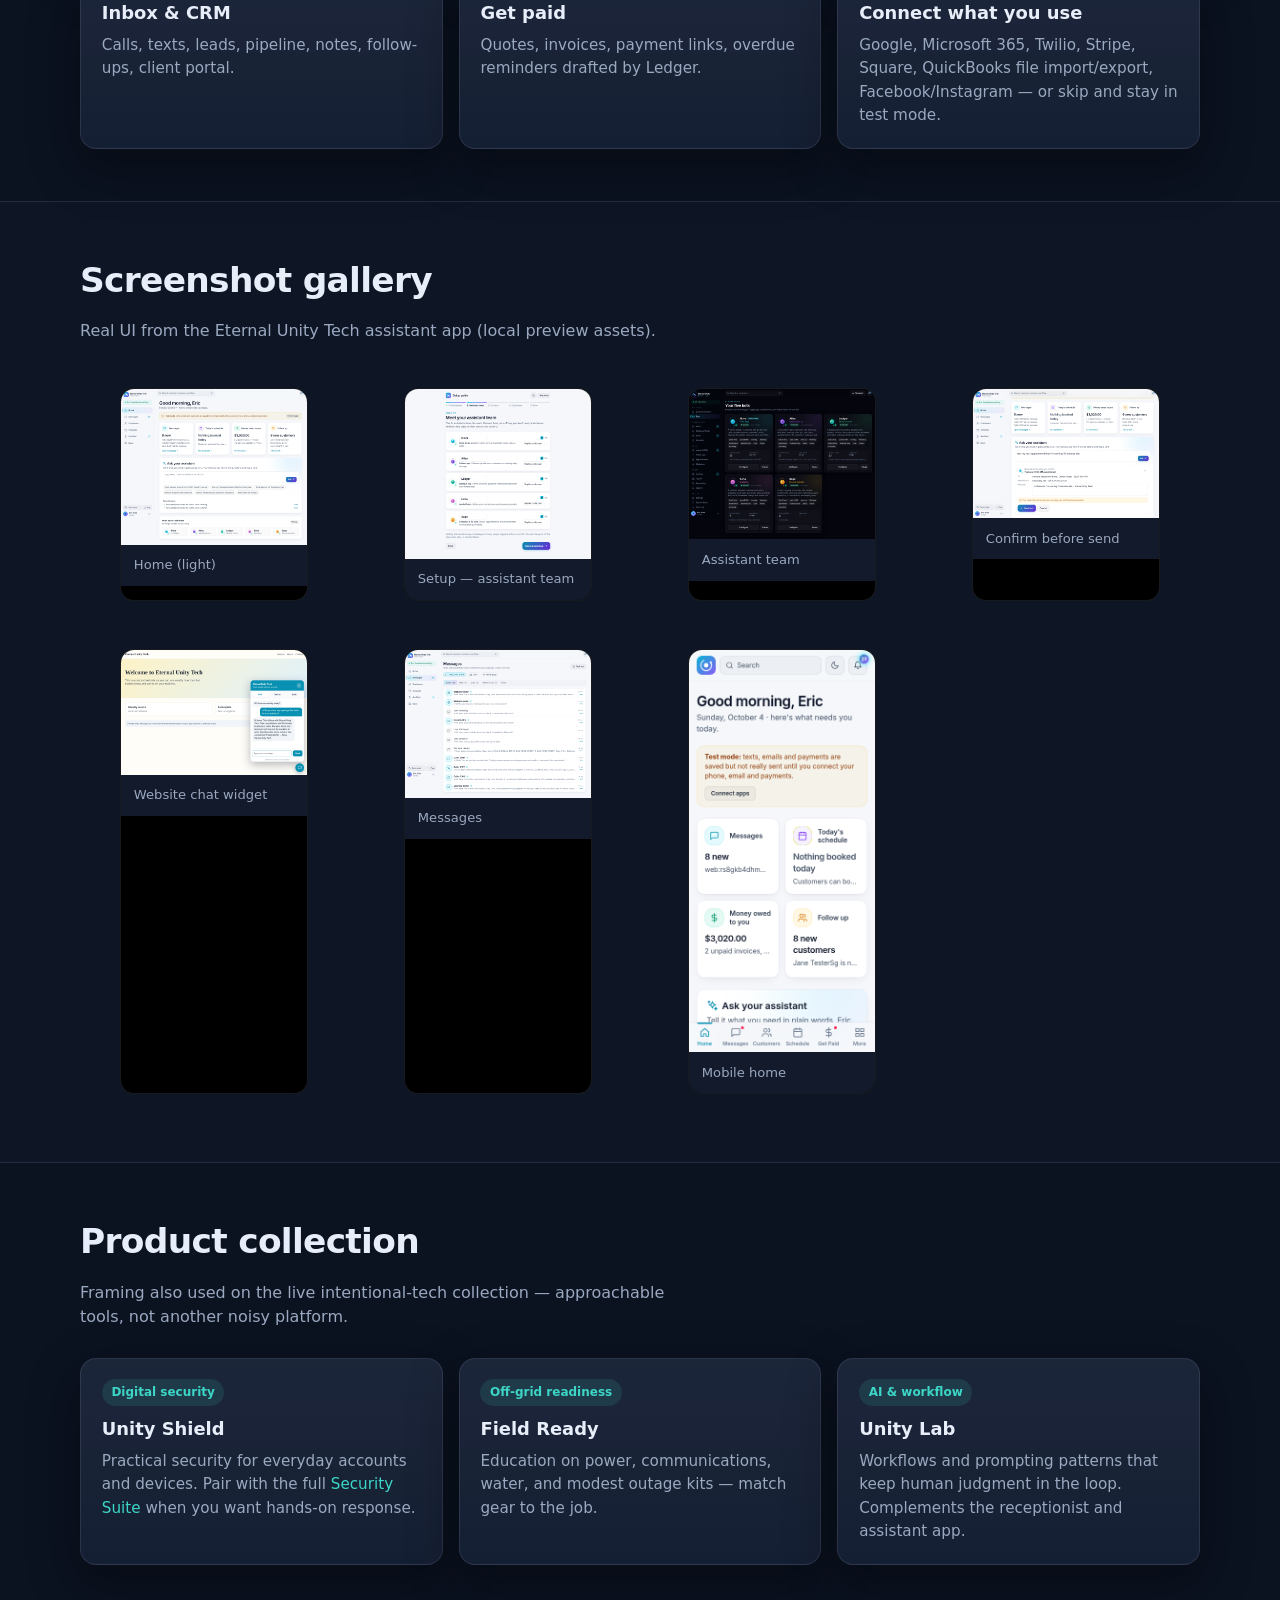
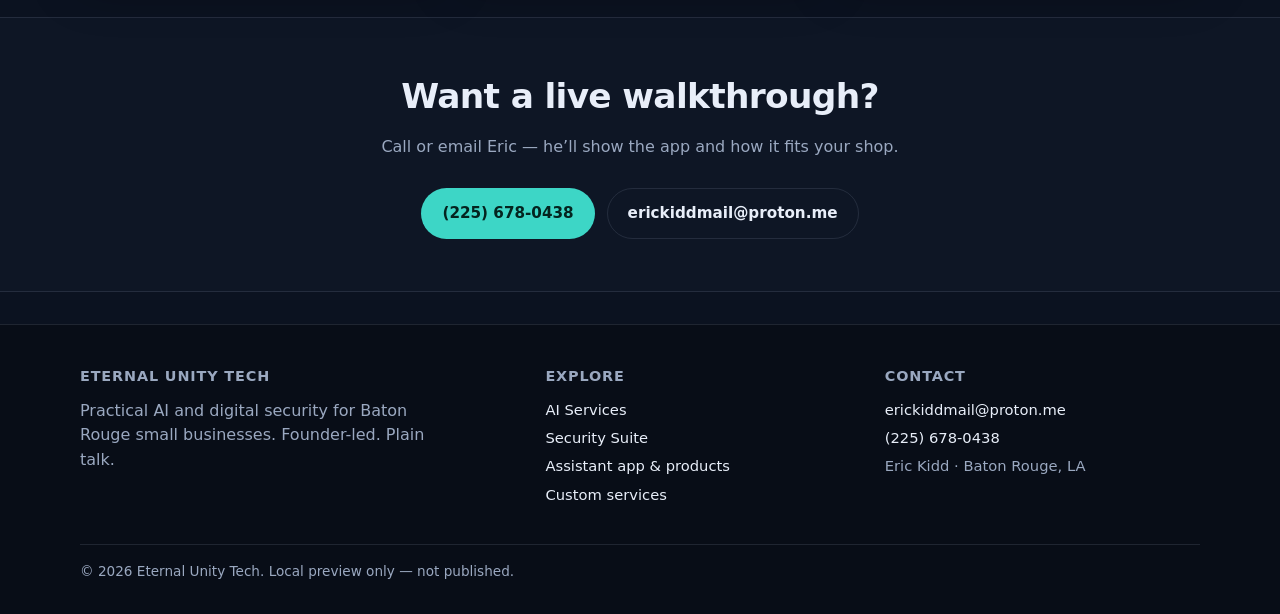
<file: products.html>
<!DOCTYPE html>
<html lang="en">
<head>
<meta charset="utf-8">
<meta name="viewport" content="width=device-width, initial-scale=1">
<title>Products & Demo — Eternal Unity Tech</title>
<meta name="description" content="Five AI assistants (Nova, Atlas, Ledger, Echo, Sage), website chat widget, Unity Shield, Field Ready, Unity Lab.">
<link rel="stylesheet" href="css/styles.css">
</head>
<body>
<a class="skip-link" href="#main">Skip to content</a>
<header class="site-header">
  <div class="container header-inner">
    <a class="brand" href="index.html" aria-label="Eternal Unity Tech home">
      <span class="brand-mark" aria-hidden="true">EU</span>
      <span class="brand-text"><strong>Eternal Unity Tech</strong><span>Baton Rouge · intentional tech</span></span>
    </a>
    <nav class="nav-desktop" aria-label="Main">
      <a href="index.html">Home</a>
      <a href="ai-services.html">AI Services</a>
      <a href="security.html">Security</a>
      <a href="products.html">Products</a>
      <a href="services.html">Services</a>
      <a href="about.html">About</a>
      <a href="contact.html">Contact</a>
      <a class="nav-cta" href="tel:+12256780438">Call Eric</a>
    </nav>
    <button class="menu-toggle" type="button" aria-expanded="false" aria-controls="mobile-nav" aria-label="Open menu">Menu</button>
  </div>
  <div class="container mobile-nav" id="mobile-nav">
    <a href="index.html">Home</a>
    <a href="ai-services.html">AI Services</a>
    <a href="security.html">Security</a>
    <a href="products.html">Products</a>
    <a href="services.html">Services</a>
    <a href="about.html">About</a>
    <a href="contact.html">Contact</a>
    <a href="tel:+12256780438">Call (225) 678-0438</a>
  </div>
</header>
<main id="main">

<section class="hero">
  <div class="container hero-grid">
    <div>
      <p class="eyebrow">Products · Assistant app</p>
      <h1>An AI team that works like helpers — not fake employees.</h1>
      <p class="lead">One phone-first app for small business owners: messages, schedule, invoices, and five assistants you can turn on or off. Nothing is sent or charged until you tap Confirm.</p>
      <div class="btn-row">
        <a class="btn btn-primary" href="ai-services.html">AI Services pricing</a>
        <a class="btn btn-secondary" href="contact.html">Ask Eric for a walkthrough</a>
      </div>
    </div>
    <figure class="shot">
      <img src="assets/app/v2-home-dark.png" alt="Assistant app home screen in dark mode showing today’s cards and Ask your assistant">
      <figcaption>Home — what needs you today, plus Ask your assistant.</figcaption>
    </figure>
  </div>
</section>

<section class="section section-alt">
  <div class="container">
    <h2>Meet the five assistants</h2>
    <p class="section-intro">Every assistant can do every job; you choose what each one handles. Actions land in Activity history so you always know who did what.</p>
    <div class="grid-2">
      <article class="card assistant"><div class="assistant-avatar av-nova">N</div><div><h3>Nova · Front Desk</h3><p>Warm receptionist. Answers every call and text, handles common questions, captures name and contact, offers to book. Default inbound assistant.</p></div></article>
      <article class="card assistant"><div class="assistant-avatar av-atlas">A</div><div><h3>Atlas · Follow-ups</h3><p>Friendly follow-up specialist. Checks back with new customers quickly so quotes and bookings don’t go cold.</p></div></article>
      <article class="card assistant"><div class="assistant-avatar av-ledger">L</div><div><h3>Ledger · Billing &amp; Pay</h3><p>Courteous billing help. Sends invoices and payment links, polite reminders, keeps books tidy. Never gives tax advice.</p></div></article>
      <article class="card assistant"><div class="assistant-avatar av-echo">E</div><div><h3>Echo · Social Posts</h3><p>Upbeat marketer. Writes short social posts and emails with a clear call to action.</p></div></article>
      <article class="card assistant" style="grid-column:1/-1"><div class="assistant-avatar av-sage">S</div><div><h3>Sage · Schedule &amp; To-dos</h3><p>Calm all-rounder. Keeps the schedule running, sends reminders and quick texts, moves to-dos forward.</p></div></article>
    </div>
  </div>
</section>

<section class="section">
  <div class="container">
    <h2>What the app covers</h2>
    <div class="grid-3">
      <article class="card"><h3>Ask → preview → confirm</h3><p>Type “send Jane an invoice for $200” or “book Marcus Tuesday at 2.” See exactly what will happen. Confirm once — or cancel.</p></article>
      <article class="card"><h3>Website chat bubble</h3><p>One script line adds Chat / Text us / Book to B12, Wix, WordPress, Squarespace, Shopify, and more.</p></article>
      <article class="card"><h3>Local AI by default</h3><p>Models can run on the shop’s own computer (Ollama / LM Studio). Conversations stay on that machine. Rules still work if no model is running.</p></article>
      <article class="card"><h3>Inbox &amp; CRM</h3><p>Calls, texts, leads, pipeline, notes, follow-ups, client portal.</p></article>
      <article class="card"><h3>Get paid</h3><p>Quotes, invoices, payment links, overdue reminders drafted by Ledger.</p></article>
      <article class="card"><h3>Connect what you use</h3><p>Google, Microsoft 365, Twilio, Stripe, Square, QuickBooks file import/export, Facebook/Instagram — or skip and stay in test mode.</p></article>
    </div>
  </div>
</section>

<section class="section section-alt">
  <div class="container">
    <h2>Screenshot gallery</h2>
    <p class="section-intro">Real UI from the Eternal Unity Tech assistant app (local preview assets).</p>
    <div class="shot-grid">
      <figure class="shot"><img src="assets/app/v2-home.png" alt="Light theme home dashboard"><figcaption>Home (light)</figcaption></figure>
      <figure class="shot"><img src="assets/app/v2-setup-step2-team.png" alt="Setup wizard choosing assistant team"><figcaption>Setup — assistant team</figcaption></figure>
      <figure class="shot"><img src="assets/app/02-bots.png" alt="Assistant team management screen"><figcaption>Assistant team</figcaption></figure>
      <figure class="shot"><img src="assets/app/v2-assistant-confirm.png" alt="Confirm before send preview"><figcaption>Confirm before send</figcaption></figure>
      <figure class="shot"><img src="assets/app/v2-widget-preview.png" alt="Website chat widget preview"><figcaption>Website chat widget</figcaption></figure>
      <figure class="shot"><img src="assets/app/v2-messages.png" alt="Messages inbox"><figcaption>Messages</figcaption></figure>
      <figure class="shot"><img src="assets/app/v2-mobile-home.png" alt="Mobile home screen"><figcaption>Mobile home</figcaption></figure>
    </div>
  </div>
</section>

<section class="section">
  <div class="container">
    <h2>Product collection</h2>
    <p class="section-intro">Framing also used on the live intentional-tech collection — approachable tools, not another noisy platform.</p>
    <div class="grid-3">
      <article class="card"><span class="pill">Digital security</span><h3 style="margin-top:.55rem">Unity Shield</h3><p>Practical security for everyday accounts and devices. Pair with the full <a href="security.html">Security Suite</a> when you want hands-on response.</p></article>
      <article class="card"><span class="pill">Off-grid readiness</span><h3 style="margin-top:.55rem">Field Ready</h3><p>Education on power, communications, water, and modest outage kits — match gear to the job.</p></article>
      <article class="card"><span class="pill">AI &amp; workflow</span><h3 style="margin-top:.55rem">Unity Lab</h3><p>Workflows and prompting patterns that keep human judgment in the loop. Complements the receptionist and assistant app.</p></article>
    </div>
  </div>
</section>

<section class="section section-alt">
  <div class="container" style="text-align:center">
    <h2>Want a live walkthrough?</h2>
    <p class="section-intro" style="margin-inline:auto">Call or email Eric — he’ll show the app and how it fits your shop.</p>
    <div class="btn-row" style="justify-content:center">
      <a class="btn btn-primary" href="tel:+12256780438">(225) 678-0438</a>
      <a class="btn btn-secondary" href="mailto:erickiddmail@proton.me">erickiddmail@proton.me</a>
    </div>
  </div>
</section>

</main>
<footer class="site-footer">
  <div class="container footer-grid">
    <div>
      <h4>Eternal Unity Tech</h4>
      <p style="color:var(--muted);margin:0;max-width:36ch">Practical AI and digital security for Baton Rouge small businesses. Founder-led. Plain talk.</p>
    </div>
    <div>
      <h4>Explore</h4>
      <a href="ai-services.html">AI Services</a>
      <a href="security.html">Security Suite</a>
      <a href="products.html">Assistant app &amp; products</a>
      <a href="services.html">Custom services</a>
    </div>
    <div>
      <h4>Contact</h4>
      <a href="mailto:erickiddmail@proton.me">erickiddmail@proton.me</a>
      <a href="tel:+12256780438">(225) 678-0438</a>
      <span style="display:block;margin-top:.35rem;color:var(--muted);font-size:.92rem">Eric Kidd · Baton Rouge, LA</span>
    </div>
  </div>
  <div class="container footer-copy">© 2026 Eternal Unity Tech. Local preview only — not published.</div>
</footer>
<script src="js/main.js"></script>
</body>
</html>
</file>
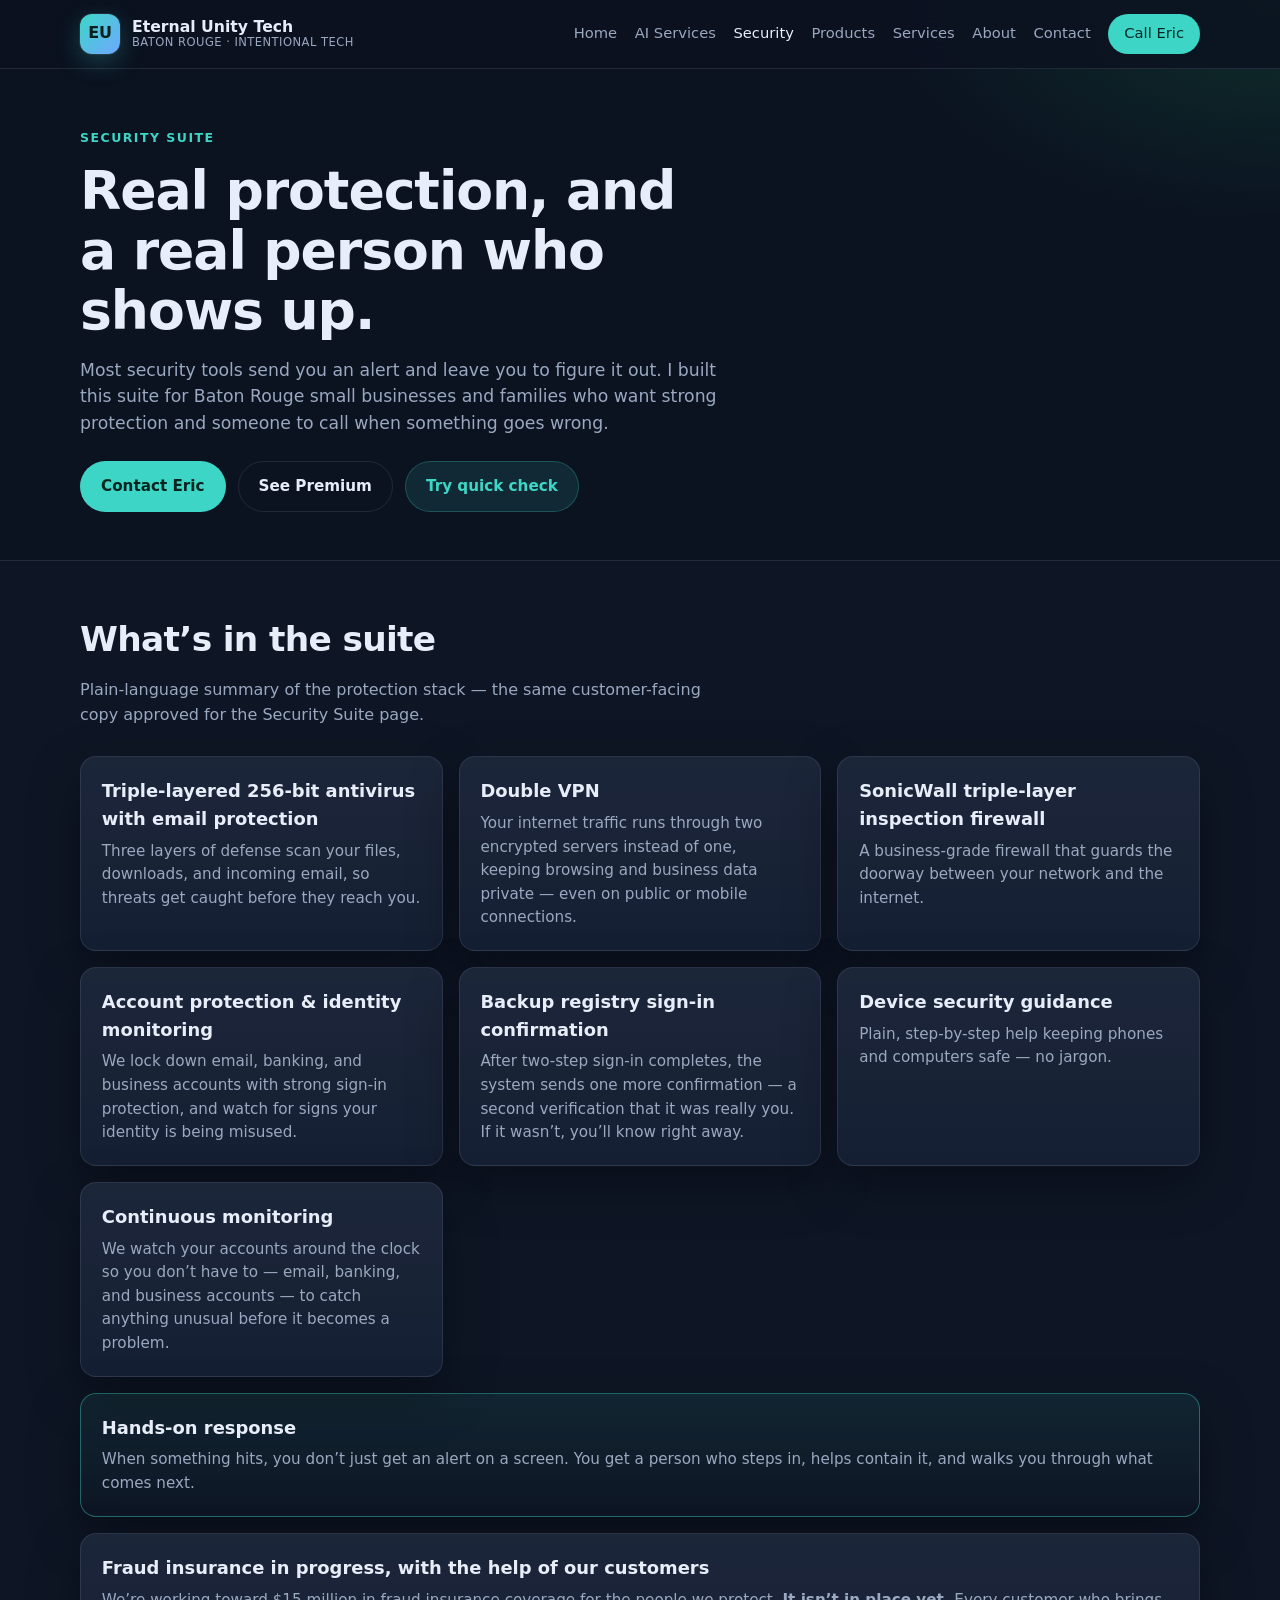
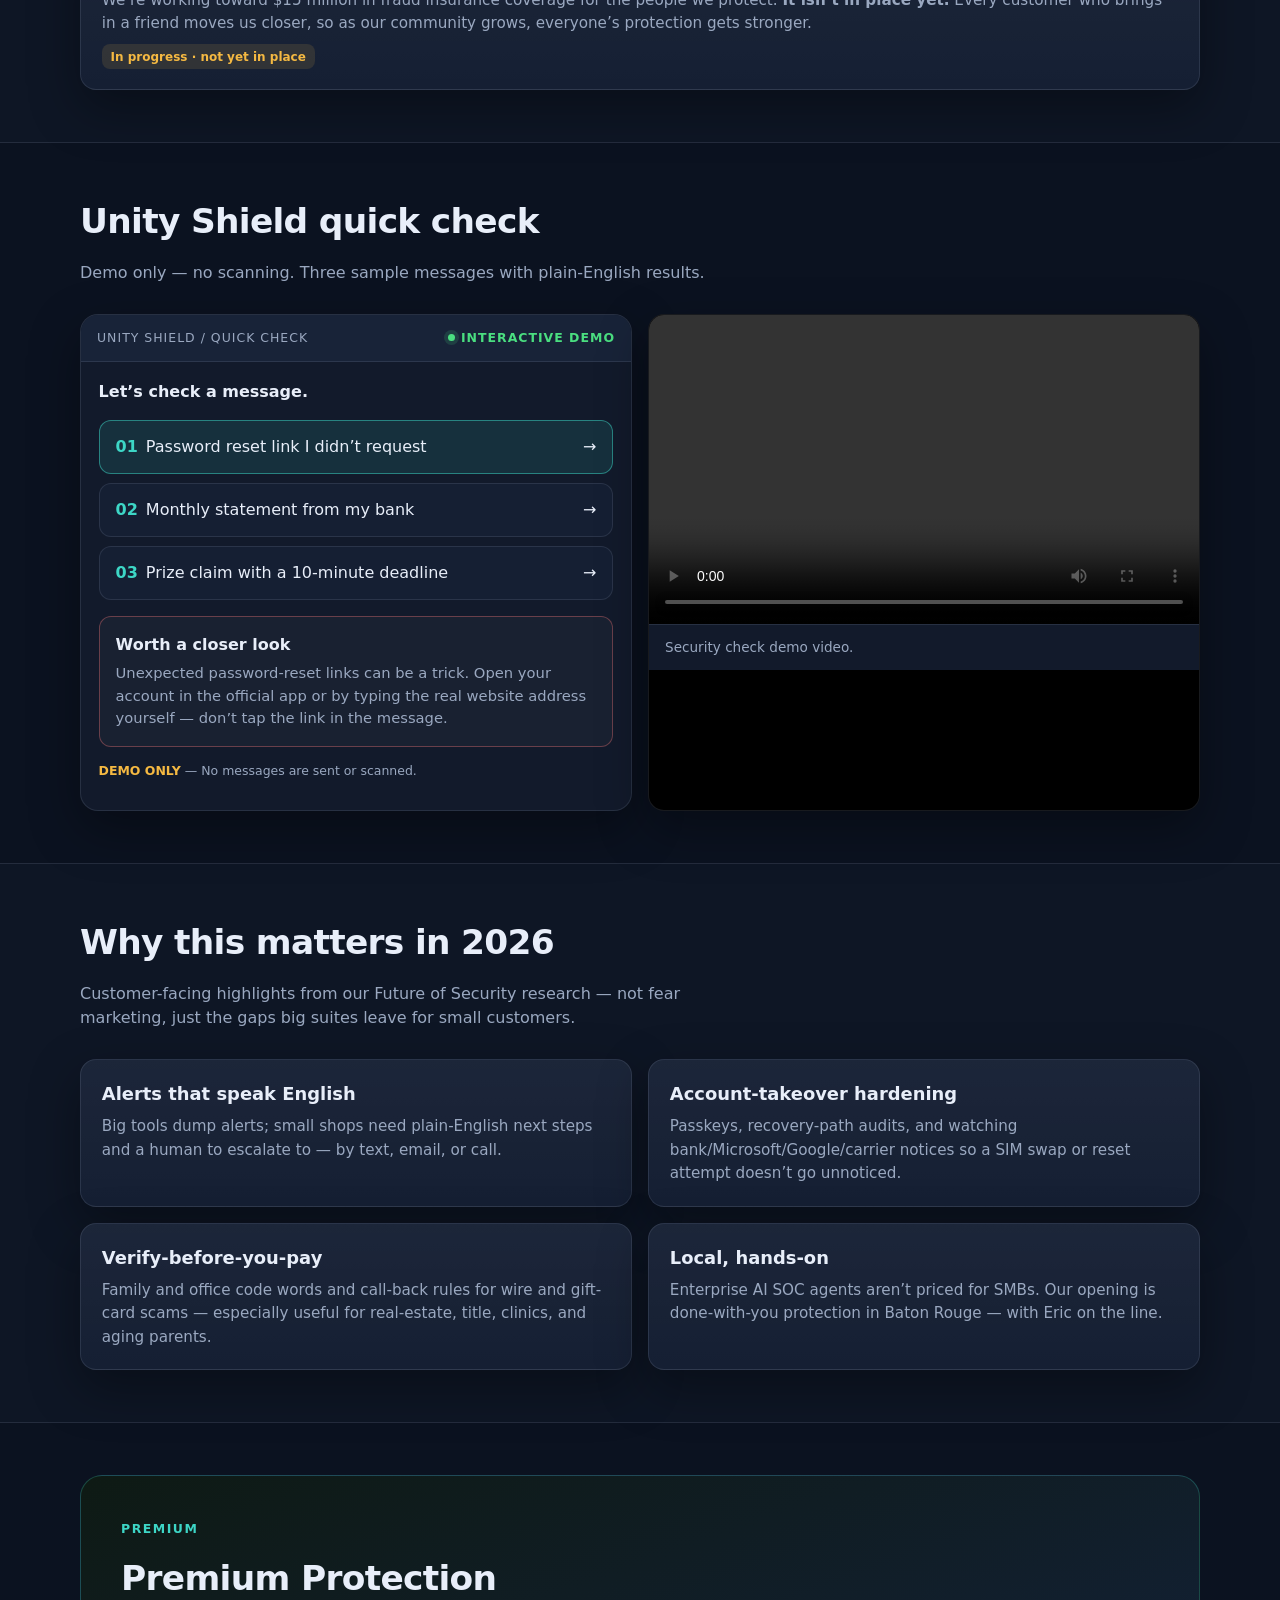
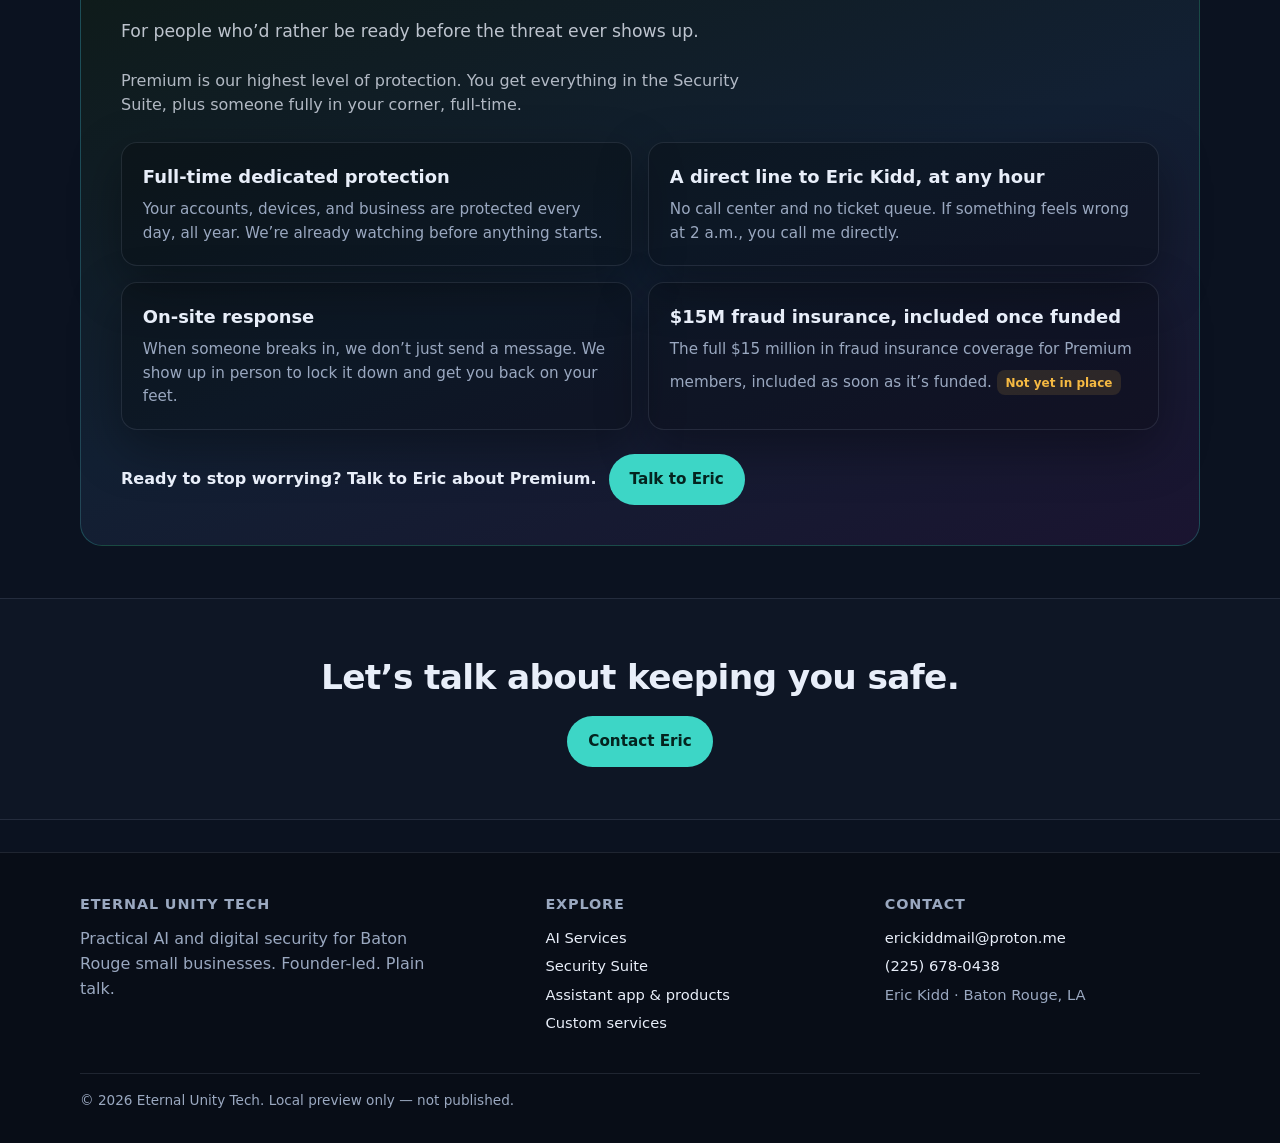
<file: security.html>
<!DOCTYPE html>
<html lang="en">
<head>
<meta charset="utf-8">
<meta name="viewport" content="width=device-width, initial-scale=1">
<title>Security Suite — Eternal Unity Tech</title>
<meta name="description" content="Real protection and a real person who shows up. Layered antivirus, Double VPN, SonicWall, monitoring. Fraud insurance in progress.">
<link rel="stylesheet" href="css/styles.css">
</head>
<body>
<a class="skip-link" href="#main">Skip to content</a>
<header class="site-header">
  <div class="container header-inner">
    <a class="brand" href="index.html" aria-label="Eternal Unity Tech home">
      <span class="brand-mark" aria-hidden="true">EU</span>
      <span class="brand-text"><strong>Eternal Unity Tech</strong><span>Baton Rouge · intentional tech</span></span>
    </a>
    <nav class="nav-desktop" aria-label="Main">
      <a href="index.html">Home</a>
      <a href="ai-services.html">AI Services</a>
      <a href="security.html">Security</a>
      <a href="products.html">Products</a>
      <a href="services.html">Services</a>
      <a href="about.html">About</a>
      <a href="contact.html">Contact</a>
      <a class="nav-cta" href="tel:+12256780438">Call Eric</a>
    </nav>
    <button class="menu-toggle" type="button" aria-expanded="false" aria-controls="mobile-nav" aria-label="Open menu">Menu</button>
  </div>
  <div class="container mobile-nav" id="mobile-nav">
    <a href="index.html">Home</a>
    <a href="ai-services.html">AI Services</a>
    <a href="security.html">Security</a>
    <a href="products.html">Products</a>
    <a href="services.html">Services</a>
    <a href="about.html">About</a>
    <a href="contact.html">Contact</a>
    <a href="tel:+12256780438">Call (225) 678-0438</a>
  </div>
</header>
<main id="main">

<section class="hero">
  <div class="container">
    <p class="eyebrow">Security Suite</p>
    <h1>Real protection, and a real person who shows up.</h1>
    <p class="lead">Most security tools send you an alert and leave you to figure it out. I built this suite for Baton Rouge small businesses and families who want strong protection and someone to call when something goes wrong.</p>
    <div class="btn-row">
      <a class="btn btn-primary" href="contact.html">Contact Eric</a>
      <a class="btn btn-secondary" href="#premium">See Premium</a>
      <a class="btn btn-ghost" href="#quick-check">Try quick check</a>
    </div>
  </div>
</section>

<section class="section section-alt">
  <div class="container">
    <h2>What’s in the suite</h2>
    <p class="section-intro">Plain-language summary of the protection stack — the same customer-facing copy approved for the Security Suite page.</p>
    <div class="grid-3">
      <article class="card"><h3>Triple-layered 256-bit antivirus with email protection</h3><p>Three layers of defense scan your files, downloads, and incoming email, so threats get caught before they reach you.</p></article>
      <article class="card"><h3>Double VPN</h3><p>Your internet traffic runs through two encrypted servers instead of one, keeping browsing and business data private — even on public or mobile connections.</p></article>
      <article class="card"><h3>SonicWall triple-layer inspection firewall</h3><p>A business-grade firewall that guards the doorway between your network and the internet.</p></article>
      <article class="card"><h3>Account protection &amp; identity monitoring</h3><p>We lock down email, banking, and business accounts with strong sign-in protection, and watch for signs your identity is being misused.</p></article>
      <article class="card"><h3>Backup registry sign-in confirmation</h3><p>After two-step sign-in completes, the system sends one more confirmation — a second verification that it was really you. If it wasn’t, you’ll know right away.</p></article>
      <article class="card"><h3>Device security guidance</h3><p>Plain, step-by-step help keeping phones and computers safe — no jargon.</p></article>
      <article class="card"><h3>Continuous monitoring</h3><p>We watch your accounts around the clock so you don’t have to — email, banking, and business accounts — to catch anything unusual before it becomes a problem.</p></article>
      <article class="card feature-highlight" style="grid-column:1/-1"><h3>Hands-on response</h3><p>When something hits, you don’t just get an alert on a screen. You get a person who steps in, helps contain it, and walks you through what comes next.</p></article>
      <article class="card" style="grid-column:1/-1">
        <h3>Fraud insurance in progress, with the help of our customers</h3>
        <p>We’re working toward $15 million in fraud insurance coverage for the people we protect. <strong>It isn’t in place yet.</strong> Every customer who brings in a friend moves us closer, so as our community grows, everyone’s protection gets stronger.</p>
        <span class="badge-progress">In progress · not yet in place</span>
      </article>
    </div>
  </div>
</section>

<section class="section" id="quick-check">
  <div class="container">
    <h2>Unity Shield quick check</h2>
    <p class="section-intro">Demo only — no scanning. Three sample messages with plain-English results.</p>
    <div class="grid-2">
      <div class="demo-panel">
        <div class="demo-head"><span>Unity Shield / Quick Check</span><span class="demo-live"><i></i> Interactive demo</span></div>
        <div class="demo-body">
          <strong>Let’s check a message.</strong>
          <div class="demo-options" role="group" aria-label="Sample messages">
            <button type="button" class="demo-option selected" data-sample="suspicious1"><span><span class="num">01</span>Password reset link I didn’t request</span>→</button>
            <button type="button" class="demo-option" data-sample="safe"><span><span class="num">02</span>Monthly statement from my bank</span>→</button>
            <button type="button" class="demo-option" data-sample="suspicious2"><span><span class="num">03</span>Prize claim with a 10-minute deadline</span>→</button>
          </div>
          <div class="demo-result risk-suspicious" id="demo-result" aria-live="polite">
            <div>
              <strong id="result-title">Worth a closer look</strong>
              <p id="result-copy">Unexpected password-reset links can be a trick. Open your account in the official app or by typing the real website address yourself — don’t tap the link in the message.</p>
            </div>
          </div>
          <p class="demo-footnote"><b>DEMO ONLY</b> — No messages are sent or scanned.</p>
        </div>
      </div>
      <div class="video-slot">
        <video controls preload="metadata">
          <source src="videos/security-check-demo.mp4" type="video/mp4">
        </video>
        <div class="video-caption">Security check demo video.</div>
      </div>
    </div>
  </div>
</section>

<section class="section section-alt">
  <div class="container">
    <h2>Why this matters in 2026</h2>
    <p class="section-intro">Customer-facing highlights from our Future of Security research — not fear marketing, just the gaps big suites leave for small customers.</p>
    <div class="grid-2">
      <article class="card"><h3>Alerts that speak English</h3><p>Big tools dump alerts; small shops need plain-English next steps and a human to escalate to — by text, email, or call.</p></article>
      <article class="card"><h3>Account-takeover hardening</h3><p>Passkeys, recovery-path audits, and watching bank/Microsoft/Google/carrier notices so a SIM swap or reset attempt doesn’t go unnoticed.</p></article>
      <article class="card"><h3>Verify-before-you-pay</h3><p>Family and office code words and call-back rules for wire and gift-card scams — especially useful for real-estate, title, clinics, and aging parents.</p></article>
      <article class="card"><h3>Local, hands-on</h3><p>Enterprise AI SOC agents aren’t priced for SMBs. Our opening is done-with-you protection in Baton Rouge — with Eric on the line.</p></article>
    </div>
  </div>
</section>

<section class="section" id="premium">
  <div class="container">
    <div class="premium">
      <p class="eyebrow">Premium</p>
      <h2>Premium Protection</h2>
      <p class="lead" style="color:rgba(232,238,249,.8)">For people who’d rather be ready before the threat ever shows up.</p>
      <p style="color:rgba(232,238,249,.75);max-width:62ch">Premium is our highest level of protection. You get everything in the Security Suite, plus someone fully in your corner, full-time.</p>
      <div class="grid-2" style="margin-top:1.5rem">
        <article class="card" style="background:rgba(0,0,0,.25)"><h3>Full-time dedicated protection</h3><p>Your accounts, devices, and business are protected every day, all year. We’re already watching before anything starts.</p></article>
        <article class="card" style="background:rgba(0,0,0,.25)"><h3>A direct line to Eric Kidd, at any hour</h3><p>No call center and no ticket queue. If something feels wrong at 2 a.m., you call me directly.</p></article>
        <article class="card" style="background:rgba(0,0,0,.25)"><h3>On-site response</h3><p>When someone breaks in, we don’t just send a message. We show up in person to lock it down and get you back on your feet.</p></article>
        <article class="card" style="background:rgba(0,0,0,.25)"><h3>$15M fraud insurance, included once funded</h3><p>The full $15 million in fraud insurance coverage for Premium members, included as soon as it’s funded. <span class="badge-progress">Not yet in place</span></p></article>
      </div>
      <div class="btn-row" style="margin-top:1.5rem">
        <p style="margin:0;font-weight:700;align-self:center">Ready to stop worrying? Talk to Eric about Premium.</p>
        <a class="btn btn-primary" href="contact.html">Talk to Eric</a>
      </div>
    </div>
  </div>
</section>

<section class="section section-alt">
  <div class="container" style="text-align:center">
    <h2>Let’s talk about keeping you safe.</h2>
    <a class="btn btn-primary" href="contact.html">Contact Eric</a>
  </div>
</section>

</main>
<footer class="site-footer">
  <div class="container footer-grid">
    <div>
      <h4>Eternal Unity Tech</h4>
      <p style="color:var(--muted);margin:0;max-width:36ch">Practical AI and digital security for Baton Rouge small businesses. Founder-led. Plain talk.</p>
    </div>
    <div>
      <h4>Explore</h4>
      <a href="ai-services.html">AI Services</a>
      <a href="security.html">Security Suite</a>
      <a href="products.html">Assistant app &amp; products</a>
      <a href="services.html">Custom services</a>
    </div>
    <div>
      <h4>Contact</h4>
      <a href="mailto:erickiddmail@proton.me">erickiddmail@proton.me</a>
      <a href="tel:+12256780438">(225) 678-0438</a>
      <span style="display:block;margin-top:.35rem;color:var(--muted);font-size:.92rem">Eric Kidd · Baton Rouge, LA</span>
    </div>
  </div>
  <div class="container footer-copy">© 2026 Eternal Unity Tech. Local preview only — not published.</div>
</footer>
<script src="js/main.js"></script>
</body>
</html>
</file>
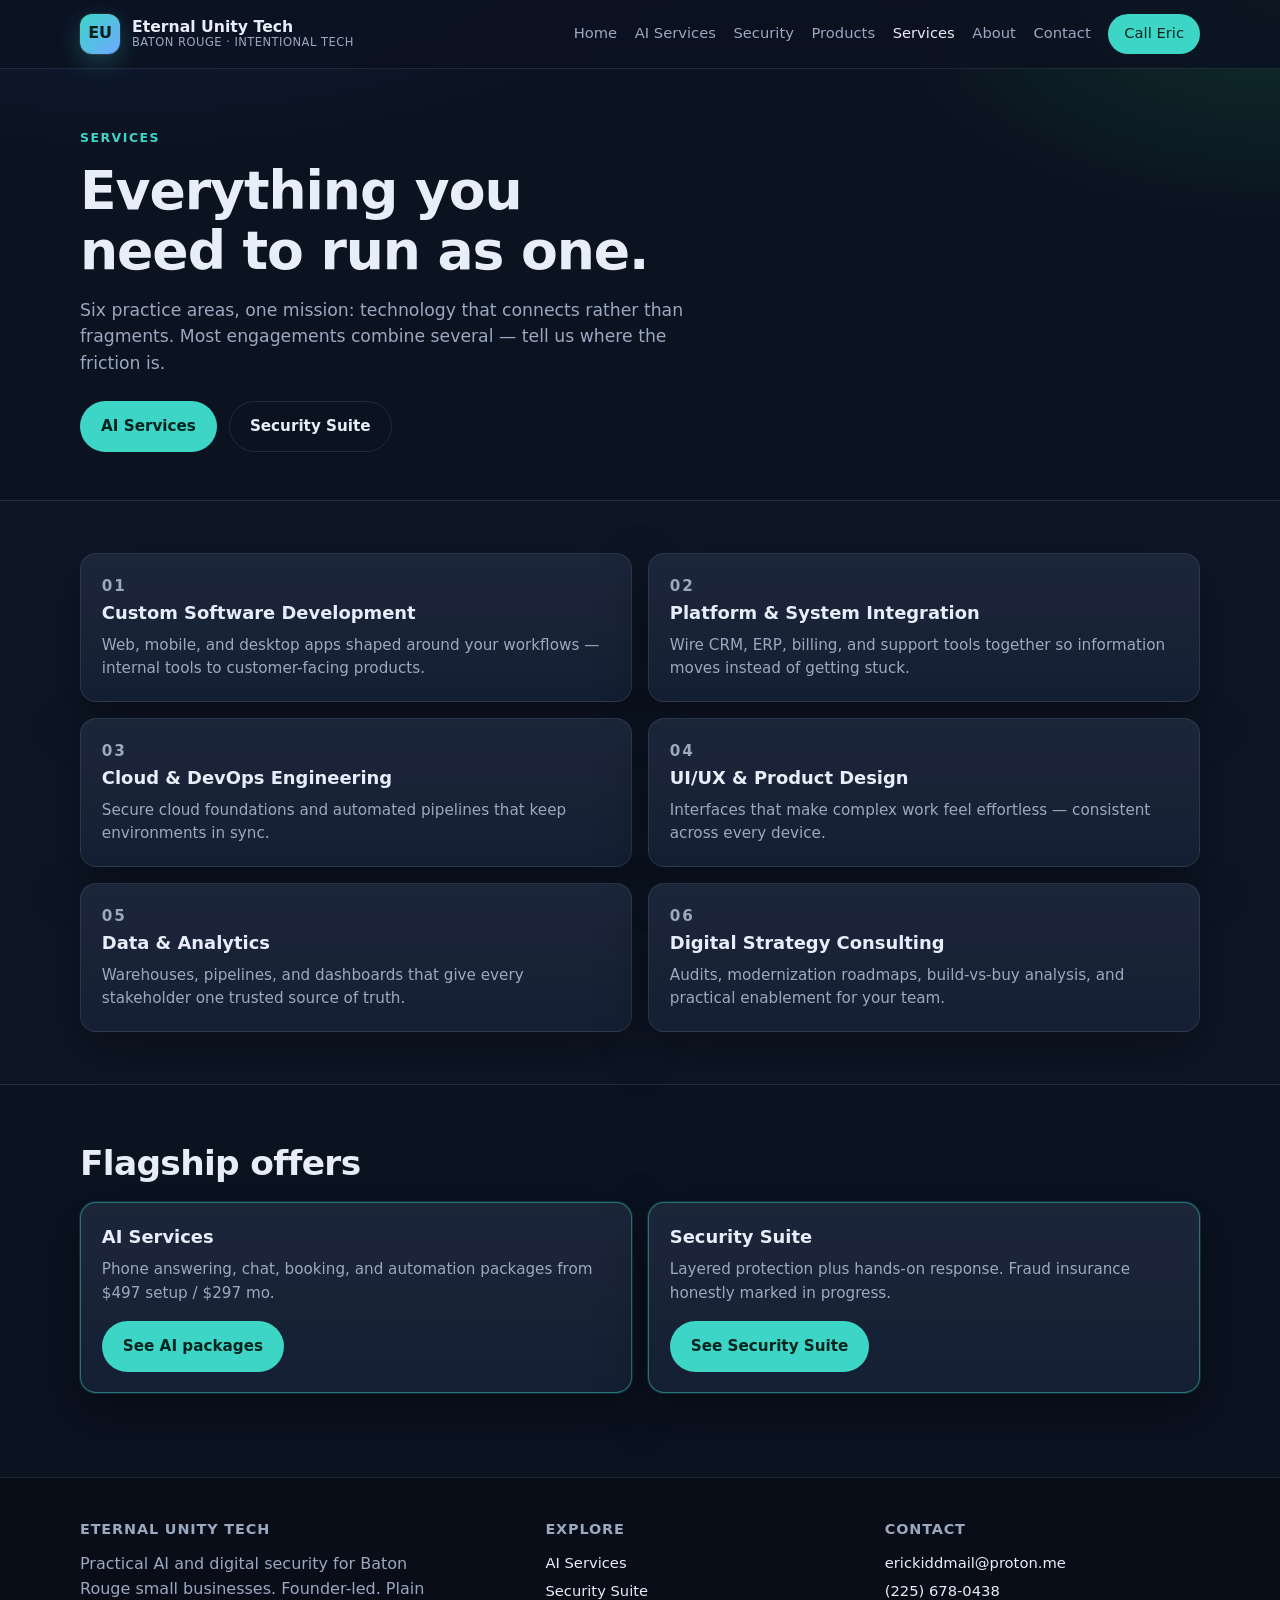
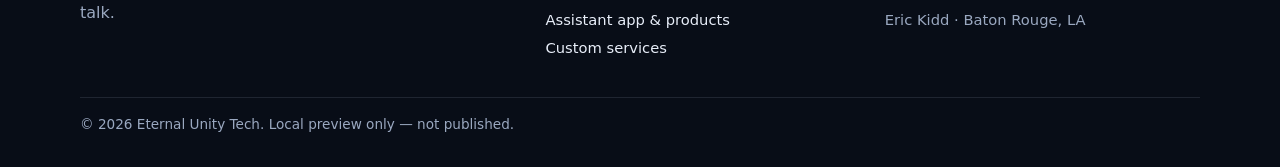
<file: services.html>
<!DOCTYPE html>
<html lang="en">
<head>
<meta charset="utf-8">
<meta name="viewport" content="width=device-width, initial-scale=1">
<title>Services — Eternal Unity Tech</title>
<meta name="description" content="Custom software, integration, cloud, design, data, and strategy — plus AI Services and Security Suite.">
<link rel="stylesheet" href="css/styles.css">
</head>
<body>
<a class="skip-link" href="#main">Skip to content</a>
<header class="site-header">
  <div class="container header-inner">
    <a class="brand" href="index.html" aria-label="Eternal Unity Tech home">
      <span class="brand-mark" aria-hidden="true">EU</span>
      <span class="brand-text"><strong>Eternal Unity Tech</strong><span>Baton Rouge · intentional tech</span></span>
    </a>
    <nav class="nav-desktop" aria-label="Main">
      <a href="index.html">Home</a>
      <a href="ai-services.html">AI Services</a>
      <a href="security.html">Security</a>
      <a href="products.html">Products</a>
      <a href="services.html">Services</a>
      <a href="about.html">About</a>
      <a href="contact.html">Contact</a>
      <a class="nav-cta" href="tel:+12256780438">Call Eric</a>
    </nav>
    <button class="menu-toggle" type="button" aria-expanded="false" aria-controls="mobile-nav" aria-label="Open menu">Menu</button>
  </div>
  <div class="container mobile-nav" id="mobile-nav">
    <a href="index.html">Home</a>
    <a href="ai-services.html">AI Services</a>
    <a href="security.html">Security</a>
    <a href="products.html">Products</a>
    <a href="services.html">Services</a>
    <a href="about.html">About</a>
    <a href="contact.html">Contact</a>
    <a href="tel:+12256780438">Call (225) 678-0438</a>
  </div>
</header>
<main id="main">

<section class="hero">
  <div class="container">
    <p class="eyebrow">Services</p>
    <h1>Everything you need to run as one.</h1>
    <p class="lead">Six practice areas, one mission: technology that connects rather than fragments. Most engagements combine several — tell us where the friction is.</p>
    <div class="btn-row">
      <a class="btn btn-primary" href="ai-services.html">AI Services</a>
      <a class="btn btn-secondary" href="security.html">Security Suite</a>
    </div>
  </div>
</section>

<section class="section section-alt">
  <div class="container">
    <div class="grid-2">
      <article class="card"><p class="eyebrow">01</p><h3>Custom Software Development</h3><p>Web, mobile, and desktop apps shaped around your workflows — internal tools to customer-facing products.</p></article>
      <article class="card"><p class="eyebrow">02</p><h3>Platform &amp; System Integration</h3><p>Wire CRM, ERP, billing, and support tools together so information moves instead of getting stuck.</p></article>
      <article class="card"><p class="eyebrow">03</p><h3>Cloud &amp; DevOps Engineering</h3><p>Secure cloud foundations and automated pipelines that keep environments in sync.</p></article>
      <article class="card"><p class="eyebrow">04</p><h3>UI/UX &amp; Product Design</h3><p>Interfaces that make complex work feel effortless — consistent across every device.</p></article>
      <article class="card"><p class="eyebrow">05</p><h3>Data &amp; Analytics</h3><p>Warehouses, pipelines, and dashboards that give every stakeholder one trusted source of truth.</p></article>
      <article class="card"><p class="eyebrow">06</p><h3>Digital Strategy Consulting</h3><p>Audits, modernization roadmaps, build-vs-buy analysis, and practical enablement for your team.</p></article>
    </div>
  </div>
</section>

<section class="section">
  <div class="container">
    <h2>Flagship offers</h2>
    <div class="grid-2">
      <article class="card featured"><h3>AI Services</h3><p>Phone answering, chat, booking, and automation packages from $497 setup / $297 mo.</p><p style="margin-top:1rem"><a class="btn btn-primary" href="ai-services.html">See AI packages</a></p></article>
      <article class="card featured"><h3>Security Suite</h3><p>Layered protection plus hands-on response. Fraud insurance honestly marked in progress.</p><p style="margin-top:1rem"><a class="btn btn-primary" href="security.html">See Security Suite</a></p></article>
    </div>
  </div>
</section>

</main>
<footer class="site-footer">
  <div class="container footer-grid">
    <div>
      <h4>Eternal Unity Tech</h4>
      <p style="color:var(--muted);margin:0;max-width:36ch">Practical AI and digital security for Baton Rouge small businesses. Founder-led. Plain talk.</p>
    </div>
    <div>
      <h4>Explore</h4>
      <a href="ai-services.html">AI Services</a>
      <a href="security.html">Security Suite</a>
      <a href="products.html">Assistant app &amp; products</a>
      <a href="services.html">Custom services</a>
    </div>
    <div>
      <h4>Contact</h4>
      <a href="mailto:erickiddmail@proton.me">erickiddmail@proton.me</a>
      <a href="tel:+12256780438">(225) 678-0438</a>
      <span style="display:block;margin-top:.35rem;color:var(--muted);font-size:.92rem">Eric Kidd · Baton Rouge, LA</span>
    </div>
  </div>
  <div class="container footer-copy">© 2026 Eternal Unity Tech. Local preview only — not published.</div>
</footer>
<script src="js/main.js"></script>
</body>
</html>
</file>
<file: css/styles.css>
/* Eternal Unity Tech — site preview (local only) */
:root {
  --bg: #0b1220;
  --bg-elev: #121a2b;
  --bg-soft: #182338;
  --card: #151f33;
  --border: rgba(148, 163, 184, 0.16);
  --text: #e8eef9;
  --muted: #9aa8c0;
  --accent: #3dd6c6;
  --accent-2: #6ea8ff;
  --accent-soft: rgba(61, 214, 198, 0.12);
  --warn: #f5b942;
  --danger: #ff7a7a;
  --ok: #4ade80;
  --radius: 16px;
  --shadow: 0 18px 50px rgba(0,0,0,.35);
  --max: 1120px;
  --font: "Segoe UI", system-ui, -apple-system, sans-serif;
}
*, *::before, *::after { box-sizing: border-box; }
html { scroll-behavior: smooth; }
body {
  margin: 0;
  font-family: var(--font);
  background: radial-gradient(1200px 600px at 10% -10%, #152447 0%, transparent 55%),
              radial-gradient(900px 500px at 100% 0%, #0f2f2c 0%, transparent 45%),
              var(--bg);
  color: var(--text);
  line-height: 1.55;
  -webkit-font-smoothing: antialiased;
}
img { max-width: 100%; height: auto; display: block; }
a { color: var(--accent); text-decoration: none; }
a:hover { text-decoration: underline; }
.container { width: min(100% - 2rem, var(--max)); margin-inline: auto; }
.skip-link {
  position: absolute; left: -999px; top: 0; background: var(--accent); color: #042;
  padding: .6rem 1rem; z-index: 1000;
}
.skip-link:focus { left: 1rem; top: 1rem; }

/* Header */
.site-header {
  position: sticky; top: 0; z-index: 50;
  backdrop-filter: blur(14px);
  background: rgba(11, 18, 32, 0.82);
  border-bottom: 1px solid var(--border);
}
.header-inner {
  display: flex; align-items: center; justify-content: space-between;
  gap: 1rem; padding: .85rem 0;
}
.brand {
  display: flex; align-items: center; gap: .75rem; color: var(--text); text-decoration: none;
}
.brand:hover { text-decoration: none; }
.brand-mark {
  width: 40px; height: 40px; border-radius: 12px;
  background: linear-gradient(135deg, var(--accent), var(--accent-2));
  display: grid; place-items: center; font-weight: 800; color: #06201c; letter-spacing: -.02em;
  box-shadow: 0 0 0 1px rgba(255,255,255,.08), 0 8px 24px rgba(61,214,198,.25);
}
.brand-text { display: flex; flex-direction: column; line-height: 1.15; }
.brand-text strong { font-size: .98rem; }
.brand-text span { font-size: .72rem; color: var(--muted); letter-spacing: .04em; text-transform: uppercase; }
.nav-desktop { display: none; gap: 1.1rem; align-items: center; }
.nav-desktop a {
  color: var(--muted); font-size: .92rem; font-weight: 500; text-decoration: none;
}
.nav-desktop a:hover, .nav-desktop a.active { color: var(--text); }
.nav-cta {
  display: inline-flex; align-items: center; justify-content: center;
  padding: .55rem 1rem; border-radius: 999px; font-weight: 600; font-size: .88rem;
  background: var(--accent); color: #04241f !important; text-decoration: none !important;
}
.nav-cta:hover { filter: brightness(1.05); }
.menu-toggle {
  border: 1px solid var(--border); background: var(--bg-elev); color: var(--text);
  border-radius: 10px; padding: .45rem .7rem; cursor: pointer;
}
.mobile-nav {
  display: none; flex-direction: column; gap: .35rem; padding: 0 0 1rem;
  border-top: 1px solid var(--border);
}
.mobile-nav.open { display: flex; }
.mobile-nav a {
  color: var(--text); padding: .7rem .2rem; border-bottom: 1px solid var(--border);
  text-decoration: none; font-weight: 500;
}

/* Buttons */
.btn {
  display: inline-flex; align-items: center; justify-content: center; gap: .4rem;
  padding: .8rem 1.25rem; border-radius: 999px; font-weight: 650; font-size: .95rem;
  border: 1px solid transparent; cursor: pointer; text-decoration: none !important;
  transition: transform .15s ease, filter .15s ease, background .15s ease;
}
.btn:hover { transform: translateY(-1px); }
.btn-primary { background: var(--accent); color: #04241f; }
.btn-secondary {
  background: transparent; color: var(--text); border-color: var(--border);
}
.btn-secondary:hover { background: var(--bg-soft); }
.btn-ghost { background: var(--accent-soft); color: var(--accent); border-color: rgba(61,214,198,.25); }
.btn-row { display: flex; flex-wrap: wrap; gap: .75rem; }

/* Hero / sections */
.hero {
  padding: 3.5rem 0 3rem;
}
.eyebrow {
  display: inline-flex; align-items: center; gap: .5rem;
  color: var(--accent); font-size: .78rem; font-weight: 700;
  letter-spacing: .12em; text-transform: uppercase; margin: 0 0 .85rem;
}
.hero h1 {
  font-size: clamp(2rem, 5vw, 3.35rem); line-height: 1.12; margin: 0 0 1rem;
  letter-spacing: -.02em; max-width: 16ch;
}
.hero .lead, .lead {
  font-size: 1.08rem; color: var(--muted); max-width: 58ch; margin: 0 0 1.5rem;
}
.hero-grid {
  display: grid; gap: 2rem; align-items: center;
}
@media (min-width: 900px) {
  .hero-grid { grid-template-columns: 1.15fr .85fr; }
  .nav-desktop { display: flex; }
  .menu-toggle { display: none; }
}
.section { padding: 3.25rem 0; }
.section-alt { background: rgba(18, 26, 43, .55); border-block: 1px solid var(--border); }
.section h2 {
  font-size: clamp(1.55rem, 3vw, 2.15rem); margin: 0 0 .75rem; letter-spacing: -.02em;
}
.section-intro { color: var(--muted); max-width: 62ch; margin: 0 0 1.75rem; }
.grid-3 { display: grid; gap: 1rem; }
.grid-2 { display: grid; gap: 1rem; }
@media (min-width: 720px) {
  .grid-3 { grid-template-columns: repeat(3, 1fr); }
  .grid-2 { grid-template-columns: repeat(2, 1fr); }
}
@media (min-width: 980px) {
  .grid-4 { display: grid; grid-template-columns: repeat(4, 1fr); gap: 1rem; }
}

.card {
  background: linear-gradient(180deg, rgba(255,255,255,.03), transparent), var(--card);
  border: 1px solid var(--border); border-radius: var(--radius);
  padding: 1.25rem 1.3rem; box-shadow: var(--shadow);
}
.card h3 { margin: 0 0 .45rem; font-size: 1.12rem; }
.card p { margin: 0; color: var(--muted); font-size: .95rem; }
.card.featured {
  border-color: rgba(61,214,198,.45);
  box-shadow: 0 0 0 1px rgba(61,214,198,.15), var(--shadow);
}
.price {
  font-size: 2rem; font-weight: 800; letter-spacing: -.03em; margin: .85rem 0 .15rem; color: var(--text);
}
.price small { font-size: .95rem; font-weight: 600; color: var(--muted); }
.pill {
  display: inline-block; padding: .25rem .6rem; border-radius: 999px;
  background: var(--accent-soft); color: var(--accent); font-size: .75rem; font-weight: 700;
}
.list-check { list-style: none; padding: 0; margin: .85rem 0 0; }
.list-check li {
  position: relative; padding-left: 1.4rem; margin: .45rem 0; color: var(--muted); font-size: .93rem;
}
.list-check li::before {
  content: ""; position: absolute; left: 0; top: .45rem; width: .55rem; height: .55rem;
  border-radius: 50%; background: var(--accent);
}

/* Video */
.video-slot {
  background: #000; border: 1px solid var(--border); border-radius: var(--radius);
  overflow: hidden; box-shadow: var(--shadow);
}
.video-slot video { width: 100%; display: block; aspect-ratio: 16 / 9; background: #000; }
.video-caption {
  padding: .75rem 1rem; color: var(--muted); font-size: .85rem; border-top: 1px solid var(--border);
  background: var(--bg-elev);
}

/* Assistants */
.assistant {
  display: flex; gap: .9rem; align-items: flex-start;
}
.assistant-avatar {
  width: 44px; height: 44px; border-radius: 14px; flex-shrink: 0;
  display: grid; place-items: center; font-weight: 800; color: #04151a;
}
.av-nova { background: #3dd6c6; }
.av-atlas { background: #a78bfa; }
.av-ledger { background: #34d399; }
.av-echo { background: #e879f9; }
.av-sage { background: #fbbf24; }

/* Gallery */
.shot-grid {
  display: grid; gap: 1rem;
  grid-template-columns: repeat(auto-fit, minmax(220px, 1fr));
}
.shot {
  border-radius: 14px; overflow: hidden; border: 1px solid var(--border); background: #000;
}
.shot img { width: 100%; height: auto; }
.shot figcaption { padding: .65rem .8rem; font-size: .82rem; color: var(--muted); background: var(--bg-elev); }

/* Demo: Unity Shield quick check */
.demo-panel {
  background: var(--bg-elev); border: 1px solid var(--border); border-radius: 18px;
  overflow: hidden; box-shadow: var(--shadow);
}
.demo-head {
  display: flex; align-items: center; justify-content: space-between; gap: .75rem;
  padding: .85rem 1rem; border-bottom: 1px solid var(--border); background: var(--bg-soft);
  font-size: .78rem; letter-spacing: .08em; text-transform: uppercase; color: var(--muted);
}
.demo-live {
  display: inline-flex; align-items: center; gap: .4rem; color: var(--ok); font-weight: 700;
}
.demo-live i {
  width: 7px; height: 7px; border-radius: 50%; background: var(--ok);
  box-shadow: 0 0 0 4px rgba(74,222,128,.15);
}
.demo-body { padding: 1.1rem; }
.demo-options { display: grid; gap: .55rem; margin: 1rem 0; }
.demo-option {
  text-align: left; width: 100%; cursor: pointer;
  background: var(--card); border: 1px solid var(--border); color: var(--text);
  border-radius: 12px; padding: .85rem 1rem; font: inherit;
  display: flex; justify-content: space-between; align-items: center; gap: .75rem;
}
.demo-option span.num { color: var(--accent); font-weight: 700; margin-right: .5rem; }
.demo-option.selected, .demo-option:hover {
  border-color: rgba(61,214,198,.5); background: var(--accent-soft);
}
.demo-result {
  display: flex; gap: .85rem; align-items: flex-start;
  padding: 1rem; border-radius: 12px; background: rgba(255,255,255,.03);
  border: 1px solid var(--border); min-height: 5.5rem;
}
.demo-result.risk-suspicious { border-color: rgba(255,122,122,.35); }
.demo-result.risk-safe { border-color: rgba(74,222,128,.35); }
.demo-result strong { display: block; margin-bottom: .25rem; }
.demo-result p { margin: 0; color: var(--muted); font-size: .92rem; }
.demo-footnote {
  margin-top: .85rem; font-size: .78rem; color: var(--muted);
}
.demo-footnote b { color: var(--warn); }

/* Call walkthrough demo */
.call-demo {
  background: var(--bg-elev); border: 1px solid var(--border); border-radius: 18px;
  overflow: hidden; box-shadow: var(--shadow);
}
.call-bubbles {
  padding: 1.1rem; display: flex; flex-direction: column; gap: .7rem; min-height: 280px;
}
.bubble {
  max-width: 88%; padding: .75rem .95rem; border-radius: 14px; font-size: .93rem;
  line-height: 1.45; opacity: 0; transform: translateY(8px);
  transition: opacity .35s ease, transform .35s ease;
}
.bubble.show { opacity: 1; transform: none; }
.bubble.caller {
  align-self: flex-end; background: #243352; border: 1px solid var(--border);
}
.bubble.ai {
  align-self: flex-start; background: var(--accent-soft); border: 1px solid rgba(61,214,198,.3);
}
.bubble .who { display: block; font-size: .7rem; font-weight: 700; letter-spacing: .06em;
  text-transform: uppercase; color: var(--muted); margin-bottom: .25rem; }
.call-controls {
  display: flex; gap: .6rem; flex-wrap: wrap; padding: 0 1.1rem 1.1rem;
}

/* Contact form visual */
.contact-grid {
  display: grid; gap: 1.5rem;
}
@media (min-width: 800px) {
  .contact-grid { grid-template-columns: .9fr 1.1fr; align-items: start; }
}
.contact-card a.big-link {
  display: block; font-size: 1.25rem; font-weight: 700; color: var(--text);
  margin: .35rem 0; text-decoration: none;
}
.contact-card a.big-link:hover { color: var(--accent); }
.form-visual label {
  display: block; font-size: .82rem; font-weight: 600; color: var(--muted); margin: .7rem 0 .3rem;
}
.form-visual input, .form-visual select, .form-visual textarea {
  width: 100%; padding: .75rem .9rem; border-radius: 12px;
  border: 1px solid var(--border); background: var(--bg); color: var(--text); font: inherit;
}
.form-visual textarea { min-height: 120px; resize: vertical; }
.form-note { font-size: .85rem; color: var(--muted); margin-top: .85rem; }

/* Premium block */
.premium {
  background: linear-gradient(160deg, #0e1a14 0%, #122033 55%, #1a1430 100%);
  border: 1px solid rgba(61,214,198,.25); border-radius: 22px; padding: 2rem 1.4rem;
}
@media (min-width: 720px) { .premium { padding: 2.5rem; } }

/* Footer */
.site-footer {
  margin-top: 2rem; border-top: 1px solid var(--border);
  background: rgba(8,12,22,.8); padding: 2.5rem 0 2rem;
}
.footer-grid {
  display: grid; gap: 1.5rem;
}
@media (min-width: 720px) {
  .footer-grid { grid-template-columns: 1.4fr 1fr 1fr; }
}
.site-footer h4 { margin: 0 0 .7rem; font-size: .9rem; letter-spacing: .06em; text-transform: uppercase; color: var(--muted); }
.site-footer a { color: var(--text); text-decoration: none; display: block; margin: .35rem 0; font-size: .92rem; }
.site-footer a:hover { color: var(--accent); }
.footer-copy { margin-top: 2rem; padding-top: 1rem; border-top: 1px solid var(--border); color: var(--muted); font-size: .85rem; }

.feature-highlight {
  border: 1px solid rgba(61,214,198,.4);
  background: linear-gradient(180deg, rgba(61,214,198,.08), transparent);
}
.badge-progress {
  display: inline-block; margin-top: .55rem; padding: .2rem .55rem; border-radius: 8px;
  background: rgba(245,185,66,.12); color: var(--warn); font-size: .75rem; font-weight: 700;
}
.founder-line {
  display: flex; flex-wrap: wrap; gap: .75rem 1.25rem; margin-top: 1.5rem;
  color: var(--muted); font-size: .9rem;
}
.founder-line strong { color: var(--text); }
.stat-note {
  font-size: .85rem; color: var(--muted); border-left: 3px solid var(--accent);
  padding-left: .85rem; margin: 1rem 0 0;
}
</file>
